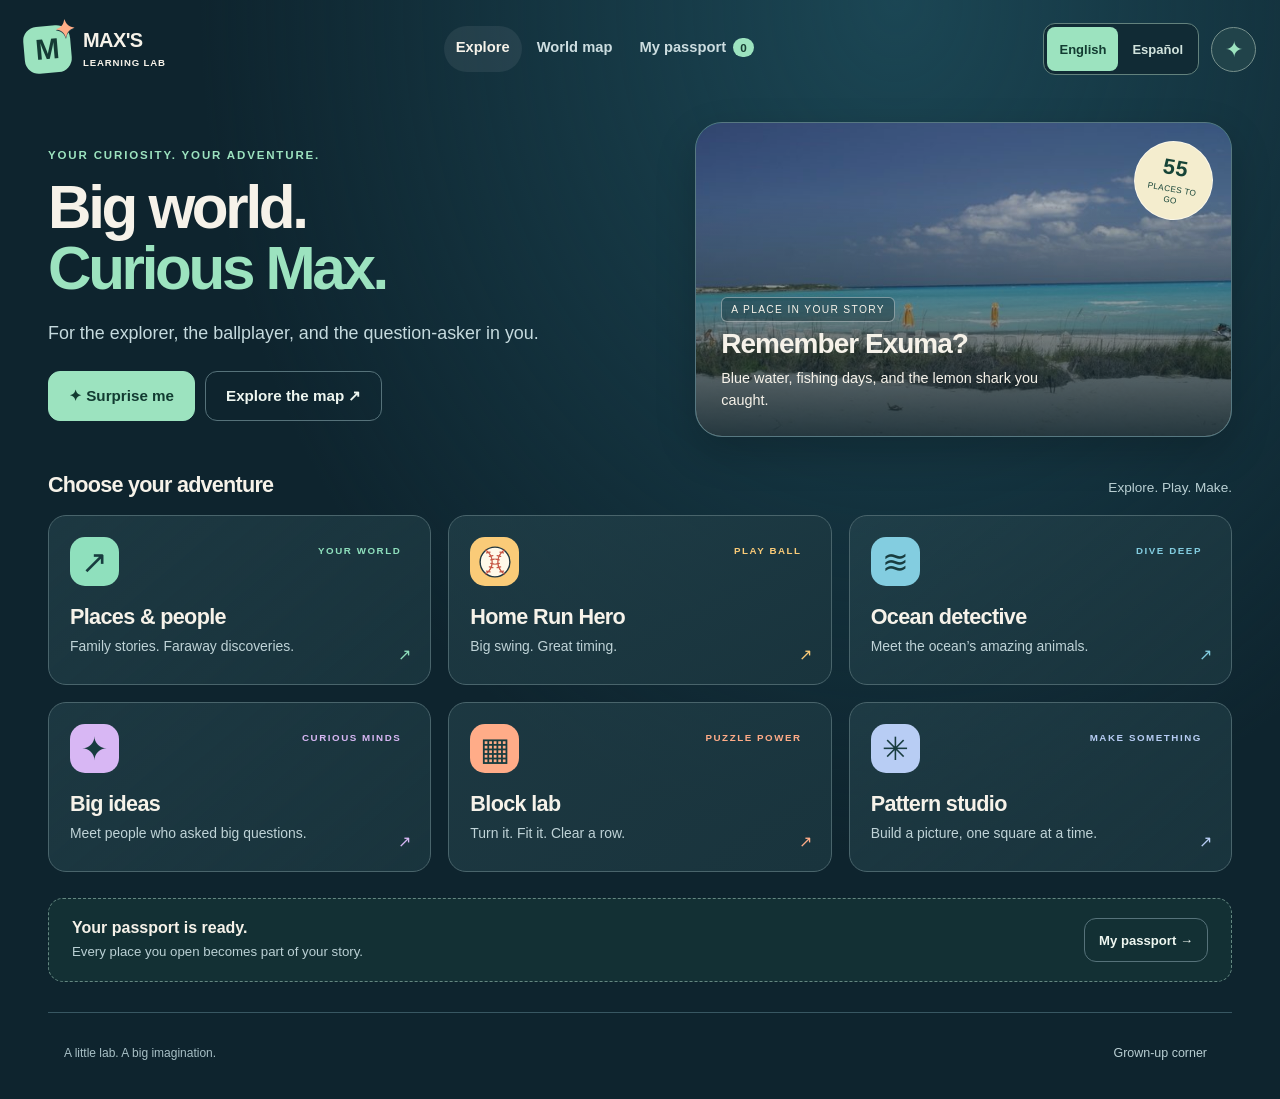
<file: index.html>
<!doctype html>
<html lang="en">
<head>
<meta charset="utf-8"><meta name="viewport" content="width=device-width,initial-scale=1,viewport-fit=cover">
<meta name="theme-color" content="#112b35"><meta name="apple-mobile-web-app-capable" content="yes"><meta name="mobile-web-app-capable" content="yes"><meta name="apple-mobile-web-app-status-bar-style" content="black-translucent"><meta name="apple-mobile-web-app-title" content="Max's Lab">
<meta name="description" content="A little lab for a big imagination. Explore family places, discover the world, and learn through play. English / Español.">
<title>Max's Learning Lab</title>
<link rel="icon" href="assets/ui/icon.svg" type="image/svg+xml"><link rel="apple-touch-icon" href="assets/ui/icon-192.png"><link rel="manifest" href="manifest.webmanifest">
<link rel="stylesheet" href="styles.css"><link rel="stylesheet" href="map.css"><link rel="stylesheet" href="games/games.css">
<style>
.site-header{gap:14px}.header-actions{display:flex;align-items:center;gap:12px;flex-shrink:0}.language-toggle{display:flex;gap:2px;padding:3px;border:1px solid #63827d;border-radius:12px;background:#112b35}.language-toggle button{min-height:44px;padding:9px 12px;font-size:13px;font-weight:700;border-radius:8px;background:transparent;color:#d2e4de;white-space:nowrap}.language-toggle button[aria-pressed=true]{background:#9ce3bf;color:#123b31}.site-header nav{gap:3px}.site-header nav a{padding-left:12px;padding-right:12px}.brand small{max-width:164px;line-height:1.4;letter-spacing:.09em}.brand{flex-shrink:0}.credits-grid article{padding:24px 0;border-top:1px solid #57747b;display:grid;grid-template-columns:130px 1fr;gap:24px}.credits-grid img{width:130px;height:110px;object-fit:contain;background:#163640;border-radius:9px}.credits-grid h2{font-size:1.35rem}.credits-grid p,.credits-grid li{font-size:.92rem;line-height:1.6}.credits-grid a{overflow-wrap:anywhere}.credits-grid ul{padding-left:20px}.game-source-links a{overflow-wrap:anywhere}.game-stat-label{overflow-wrap:anywhere}
html[lang=es] .module-card .eyebrow{letter-spacing:.08em}html[lang=es] .game-baseball-options .game-tab{font-size:13px;padding:9px 10px}html[lang=es] .game-baseball-stats .game-stat-label{font-size:9px;letter-spacing:0}html[lang=es] .game-baseball-stats .game-stat:nth-child(3) .game-stat-value{font-size:14px}
@media(min-width:701px) and (max-width:1050px){.site-header{flex-wrap:wrap;padding-top:15px;padding-bottom:10px;row-gap:8px}.site-header nav{order:3;width:100%;justify-content:center;border-top:1px solid #3c5b62;padding-top:5px}.header-actions{margin-left:auto}.site-header nav a{padding-block:10px}.game-page .page-nav{min-height:40px;margin-bottom:10px}.game-baseball .game-intro .game-title{font-size:30px}.game-baseball .game-help{font-size:15px}.game-baseball .game-intro{gap:9px}.game-baseball .game-canvas{max-height:280px}.game-baseball .game-baseball-layout{gap:14px}.game-baseball .game-baseball-sidebar{gap:10px}.game-baseball .game-baseball-options .game-button{min-height:44px}.game-baseball .game-baseball-stats .game-stat{padding-block:6px}}
@media(min-width:851px) and (max-width:1050px){.game-baseball .game-baseball-layout{grid-template-columns:minmax(0,1.3fr) minmax(335px,.9fr)}}
@media(max-width:700px){.site-header{gap:10px}.header-actions{gap:7px}.language-toggle button{padding:8px;font-size:12px}.brand{gap:8px}.brand small{max-width:115px;font-size:.52rem}.site-header nav{padding-top:10px}.brand strong{font-size:1rem}.brand-badge{width:35px;height:35px}.avatar-button{width:40px;height:40px}.credits-grid article{grid-template-columns:1fr}.credits-grid img{width:100%;height:190px}}
@media(max-width:370px){.header-actions{gap:4px}.language-toggle button{font-size:11px;padding:8px 6px}.brand-badge{display:none}}
</style>
<script src="data/config.js" defer></script><script src="data/family.js" defer></script><script src="data/places-a.js" defer></script><script src="data/places-b.js" defer></script><script src="data/people.js" defer></script><script src="data/photos.js" defer></script><script src="app.js?v=2-bilingual" defer></script>
</head>
<body>
<a class="skip-link" href="#view" data-en="Skip to activity" data-es="Ir a la actividad">Skip to activity</a>
<header class="site-header">
<a href="#home" class="brand" data-aria-en="Learning Lab home" data-aria-es="Inicio del laboratorio" aria-label="Learning Lab home"><span class="brand-badge" aria-hidden="true">M<span>✦</span></span><span><strong id="brand-name">MAX'S</strong><small data-en="LEARNING LAB" data-es="LABORATORIO DE APRENDIZAJE">LEARNING LAB</small></span></a>
<nav aria-label="Main navigation" data-aria-en="Main navigation" data-aria-es="Navegación principal"><a href="#home" data-nav="home" data-en="Explore" data-es="Explorar">Explore</a><a href="#map" data-nav="map" data-en="World map" data-es="Mapa del mundo">World map</a><a href="#passport" data-nav="passport"><span data-en="My passport" data-es="Mi pasaporte">My passport</span> <span id="nav-count">0</span></a></nav>
<div class="header-actions"><div class="language-toggle" role="group" aria-label="Language" data-aria-en="Language" data-aria-es="Idioma"><button type="button" data-language="en" lang="en" aria-pressed="true">English</button><button type="button" data-language="es" lang="es" aria-pressed="false">Español</button></div><button type="button" class="avatar-button" id="settings-button" aria-label="Personalize your lab" data-aria-en="Personalize your lab" data-aria-es="Personaliza tu laboratorio"><span id="avatar-symbol" aria-hidden="true">✦</span></button></div>
</header>
<main id="view" tabindex="-1"></main>
<footer class="site-footer"><span data-en="A little lab. A big imagination." data-es="Un pequeño laboratorio. Una gran imaginación.">A little lab. A big imagination.</span><button type="button" id="grownup-button" data-en="Grown-up corner" data-es="Rincón de adultos">Grown-up corner</button></footer>
<div id="toast" class="toast" role="status" aria-live="polite"></div>
<dialog id="settings-dialog"><form method="dialog" class="settings-sheet"><div class="dialog-heading"><h2 data-en="Make it yours" data-es="Hazlo tuyo">Make it yours</h2><button class="round-close" aria-label="Close settings" data-aria-en="Close settings" data-aria-es="Cerrar ajustes" value="cancel">×</button></div><label for="explorer-name" data-en="Explorer name" data-es="Nombre del explorador">Explorer name</label><input id="explorer-name" maxlength="20" autocomplete="off" value="Max"><p class="setting-label" data-en="Pick your explorer badge" data-es="Elige tu insignia de explorador">Pick your explorer badge</p><div class="badge-choices" id="badge-choices"></div><p class="small-note" data-en="Your discoveries and settings stay on this device." data-es="Tus descubrimientos y ajustes se guardan en este dispositivo.">Your discoveries and settings stay on this device.</p><button class="button primary" id="save-settings" value="save" data-en="Ready to explore →" data-es="Listo para explorar →">Ready to explore →</button></form></dialog>
<dialog id="grownup-dialog"><div class="settings-sheet"><div class="dialog-heading"><h2 data-en="Grown-up corner" data-es="Rincón de adultos">Grown-up corner</h2><button type="button" class="round-close" id="close-grownup" aria-label="Close grown-up corner" data-aria-en="Close grown-up corner" data-aria-es="Cerrar el rincón de adultos">×</button></div>
<p data-en="55 places. Five games and activities. Plenty of room to grow." data-es="55 lugares. Cinco juegos y actividades. Mucho espacio para crecer.">55 places. Five games and activities. Plenty of room to grow.</p>
<p class="small-note" data-en="Progress and language are saved in this browser on this device. No account, ads, tracking, or cloud sync. Read-aloud uses a voice for the selected language from your device." data-es="El progreso y el idioma se guardan en este navegador y dispositivo. No hay cuentas, anuncios, rastreo ni sincronización en la nube. La lectura usa una voz del dispositivo en el idioma elegido.">Progress and language are saved in this browser on this device. No account, ads, tracking, or cloud sync. Read-aloud uses a voice for the selected language from your device.</p>
<div class="settings-actions"><button class="button" id="export-progress" data-en="Save a progress backup" data-es="Guardar una copia del progreso">Save a progress backup</button><label class="button file-button"><span data-en="Restore a backup" data-es="Restaurar una copia">Restore a backup</span><input id="import-progress" type="file" accept="application/json,.json" aria-label="Restore a backup" data-aria-en="Restore a backup" data-aria-es="Restaurar una copia"></label></div>
<details><summary data-en="Adding something new" data-es="Agregar contenido nuevo">Adding something new</summary><p data-en="The included START-HERE guide explains how to upload and update the site. English lessons are in the data folder. Spanish lessons and the language controls are bundled in app.js. Ask for both languages when adding a new lesson." data-es="La guía START-HERE explica cómo subir y actualizar el sitio. Las lecciones en inglés están en la carpeta data. Las lecciones en español y los controles de idioma están en app.js. Pide ambos idiomas al agregar una lección.">The included START-HERE guide explains how to upload and update the site. English lessons are in the data folder. Spanish lessons and the language controls are bundled in app.js. Ask for both languages when adding a new lesson.</p></details>
<details><summary data-en="Family stories and photos" data-es="Historias de familia y fotos">Family stories and photos</summary><p data-en="Family connections were supplied by Max's family. Place photos show destinations, not family members. When published on GitHub Pages, these family connections and files can be read publicly." data-es="La familia de Max compartió los vínculos familiares. Las fotos muestran los lugares, no a sus familiares. Al publicar en GitHub Pages, otras personas pueden leer estos vínculos y archivos.">Family connections were supplied by Max's family. Place photos show destinations, not family members. When published on GitHub Pages, these family connections and files can be read publicly.</p></details>
<details><summary data-en="Spanish read-aloud" data-es="Lectura en español">Spanish read-aloud</summary><p data-en="Choose Español, then Escuchar on a lesson. The site requests a Spanish voice and prefers an available Latin American voice. If it cannot find one, add a Spanish voice in your device's accessibility speech settings. Switching language stops speech; active game rounds restart, while your passport, best scores, and pattern artwork are kept." data-es="Elige Español y luego Escuchar en una lección. El sitio pide una voz en español y prefiere una voz latinoamericana disponible. Si no encuentra una, agrega una voz en español en los ajustes de lectura de Accesibilidad. Al cambiar el idioma se detiene la voz y se reinicia la ronda del juego. Se conservan el pasaporte, los mejores puntajes y tu dibujo de patrones.">Choose Español, then Escuchar on a lesson. The site requests a Spanish voice and prefers an available Latin American voice. If it cannot find one, add a Spanish voice in your device's accessibility speech settings. Switching language stops speech; active game rounds restart, while your passport, best scores, and pattern artwork are kept.</p></details>
<a class="button" id="credits-link" href="#credits" data-en="Photo credits & research sources ↗" data-es="Créditos de fotos y fuentes ↗">Photo credits & research sources ↗</a>
</div></dialog>
<noscript><div class="noscript">Please enable JavaScript to open the activities. / Activa JavaScript para abrir las actividades.</div></noscript>
</body></html>
</file>
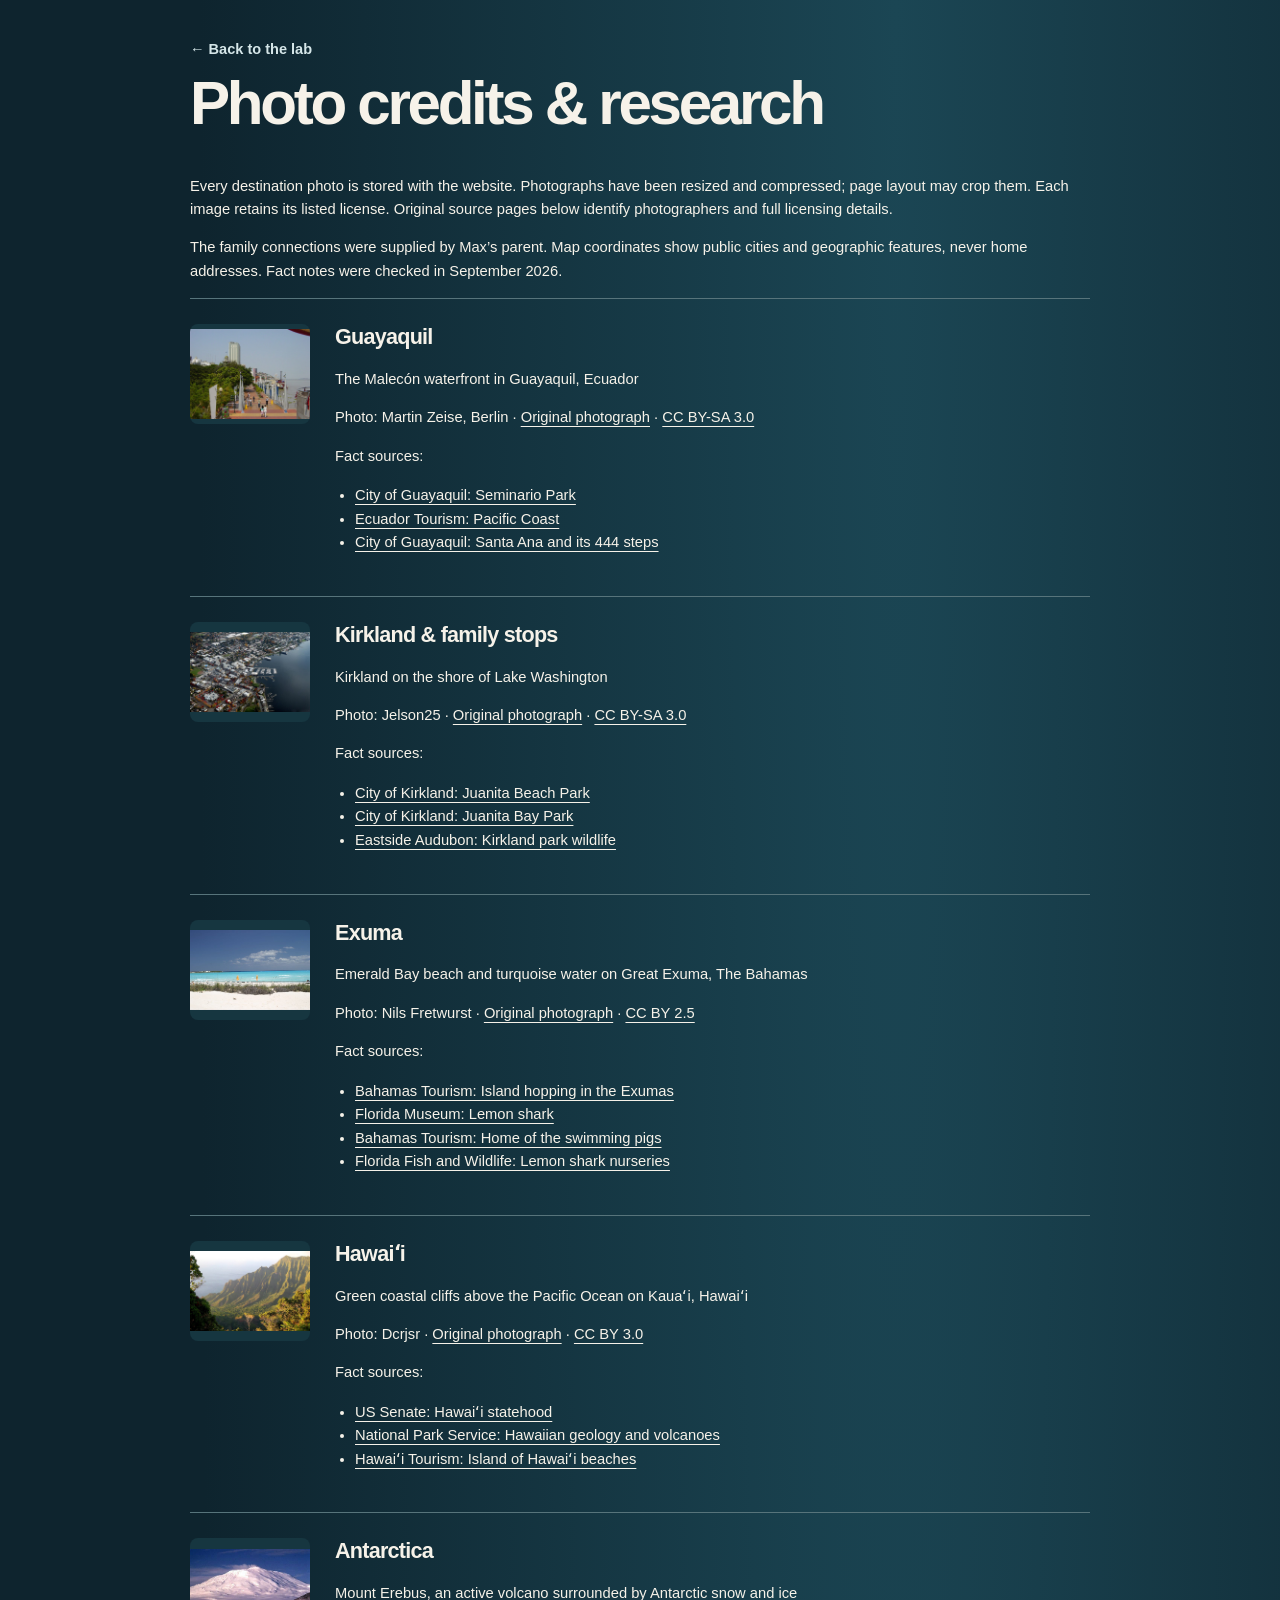
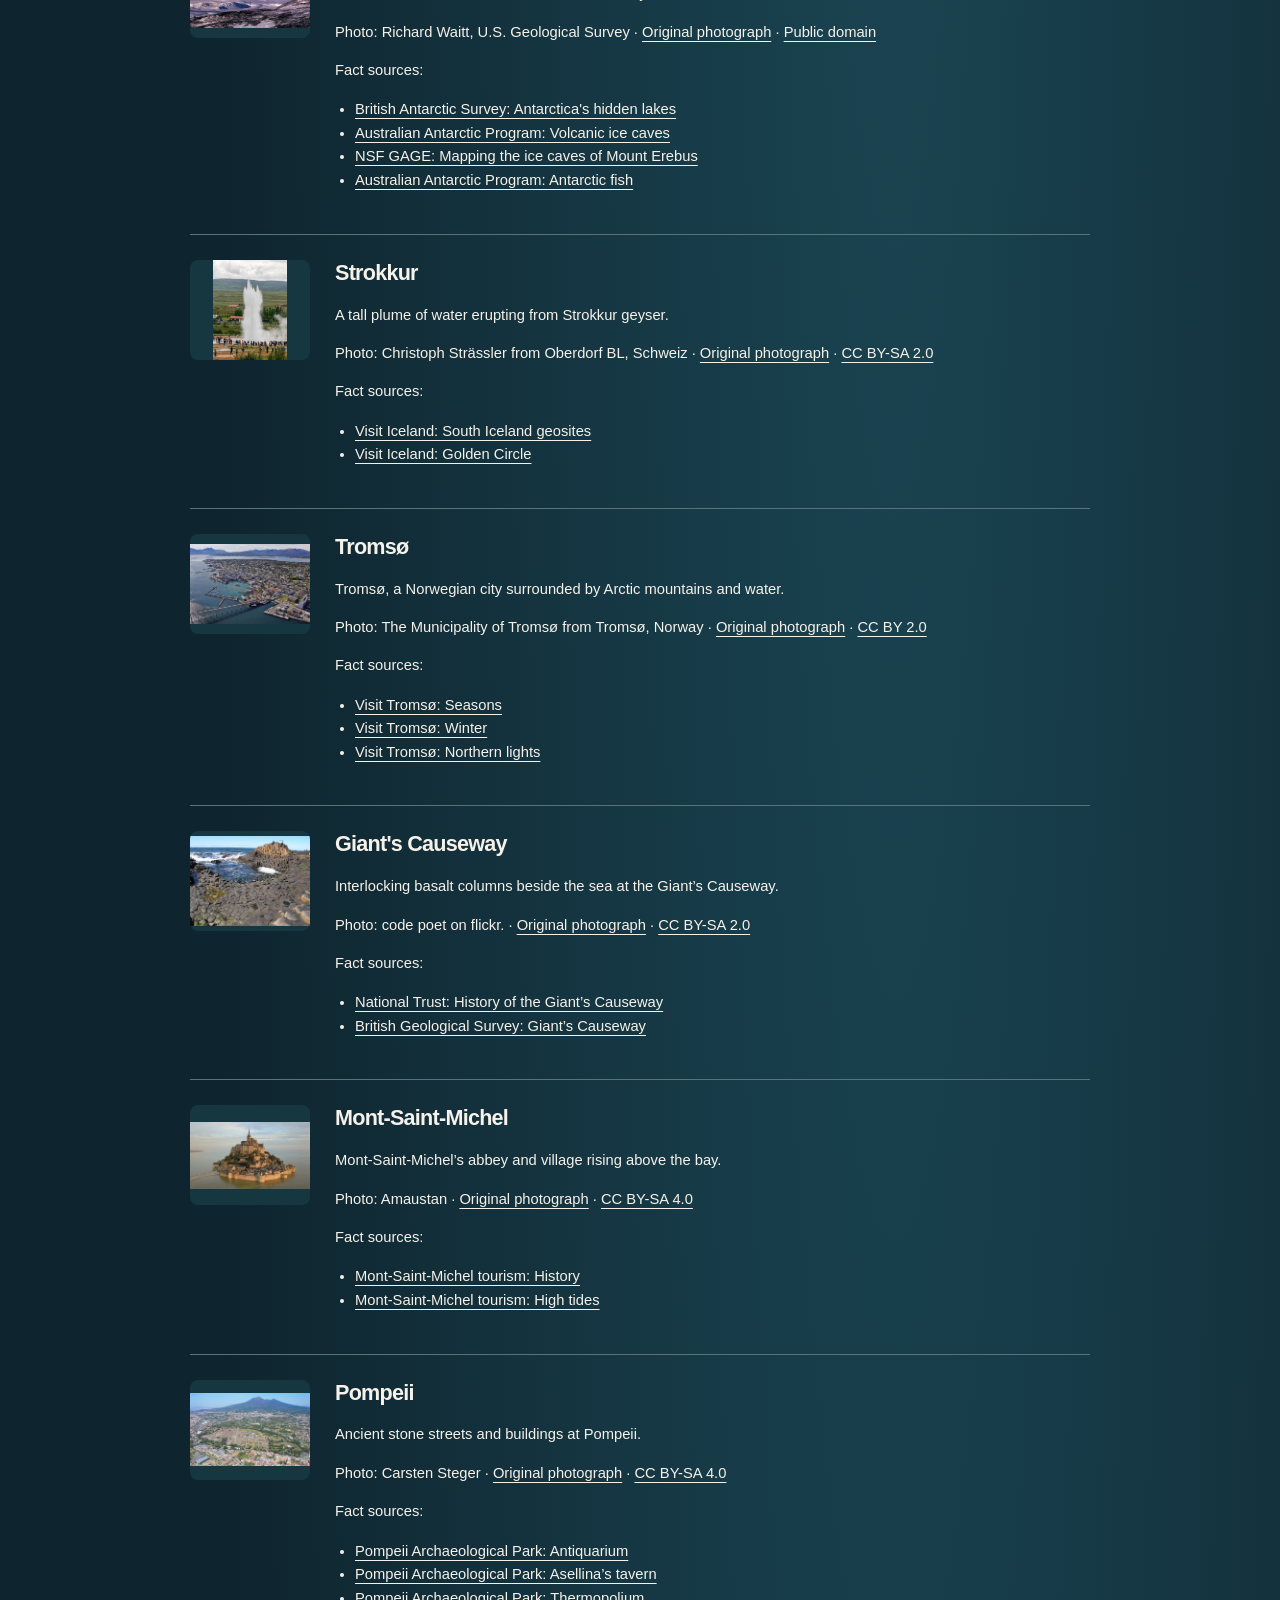
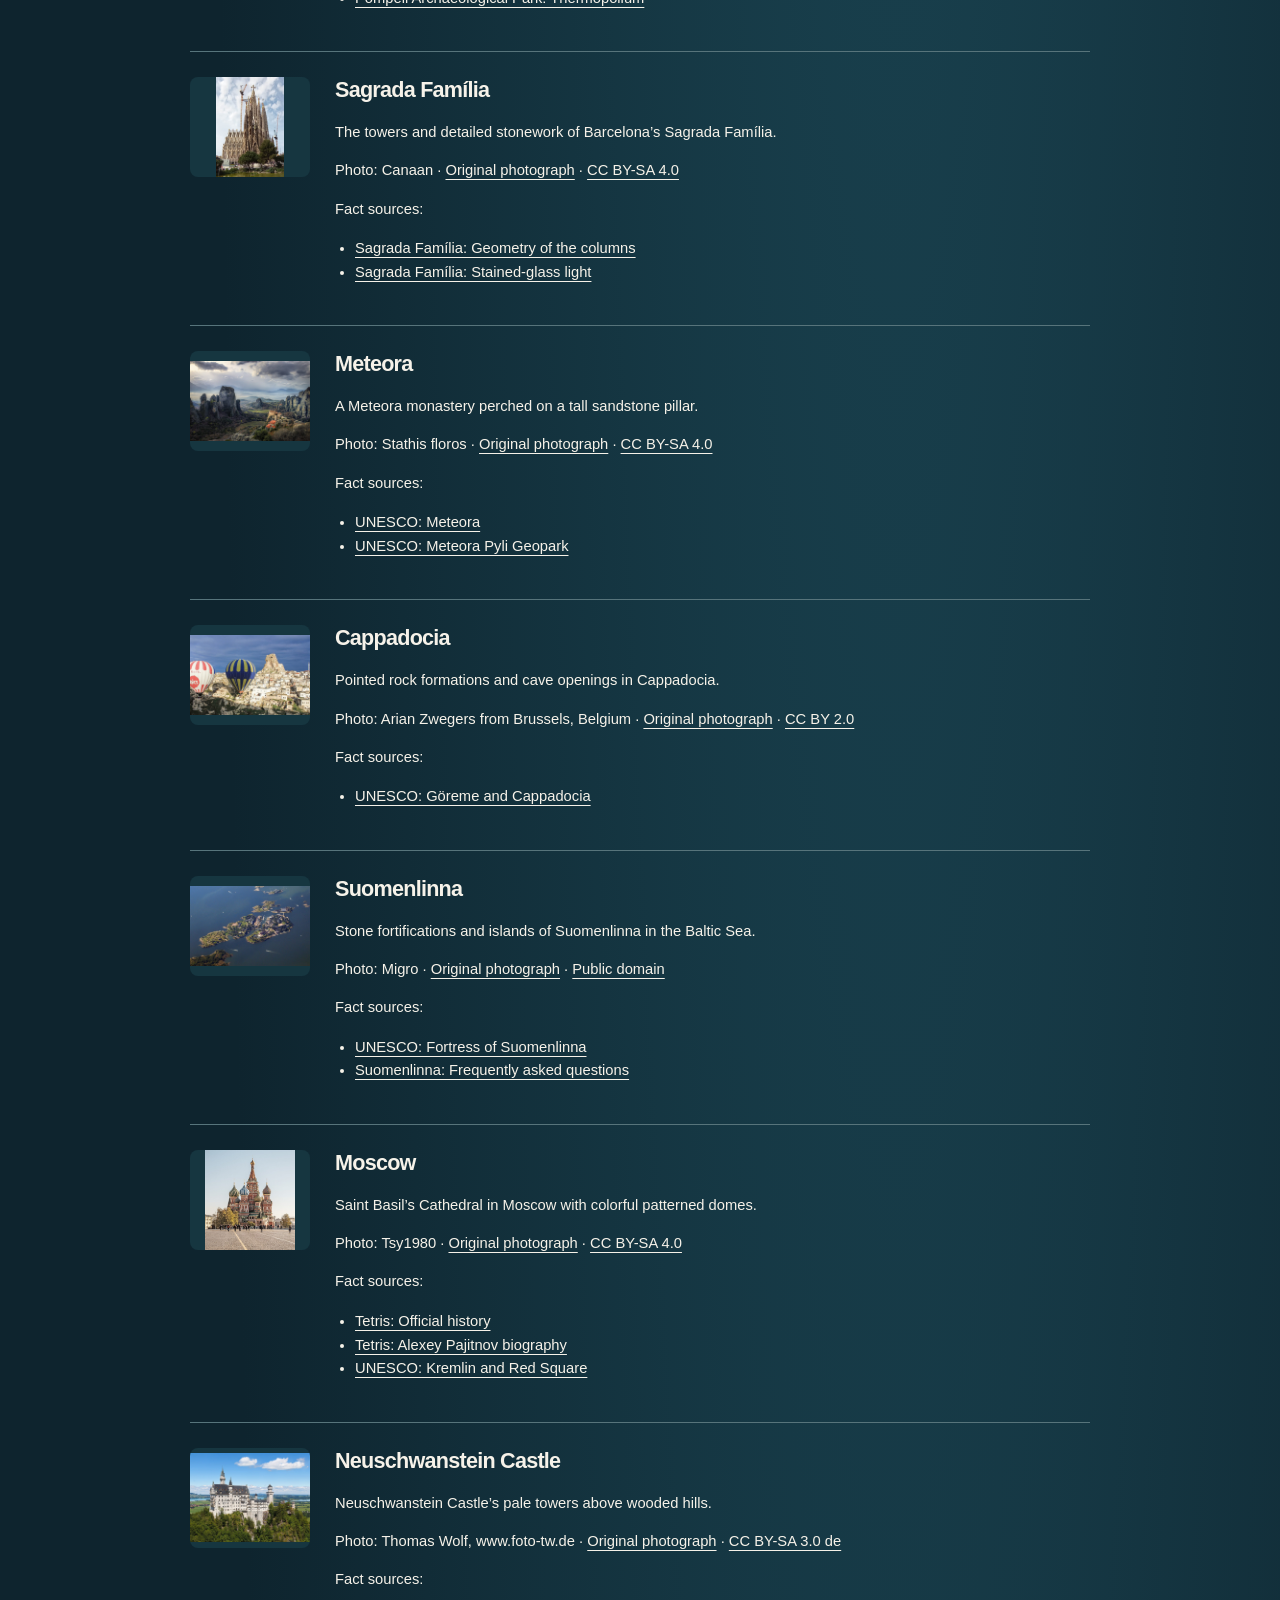
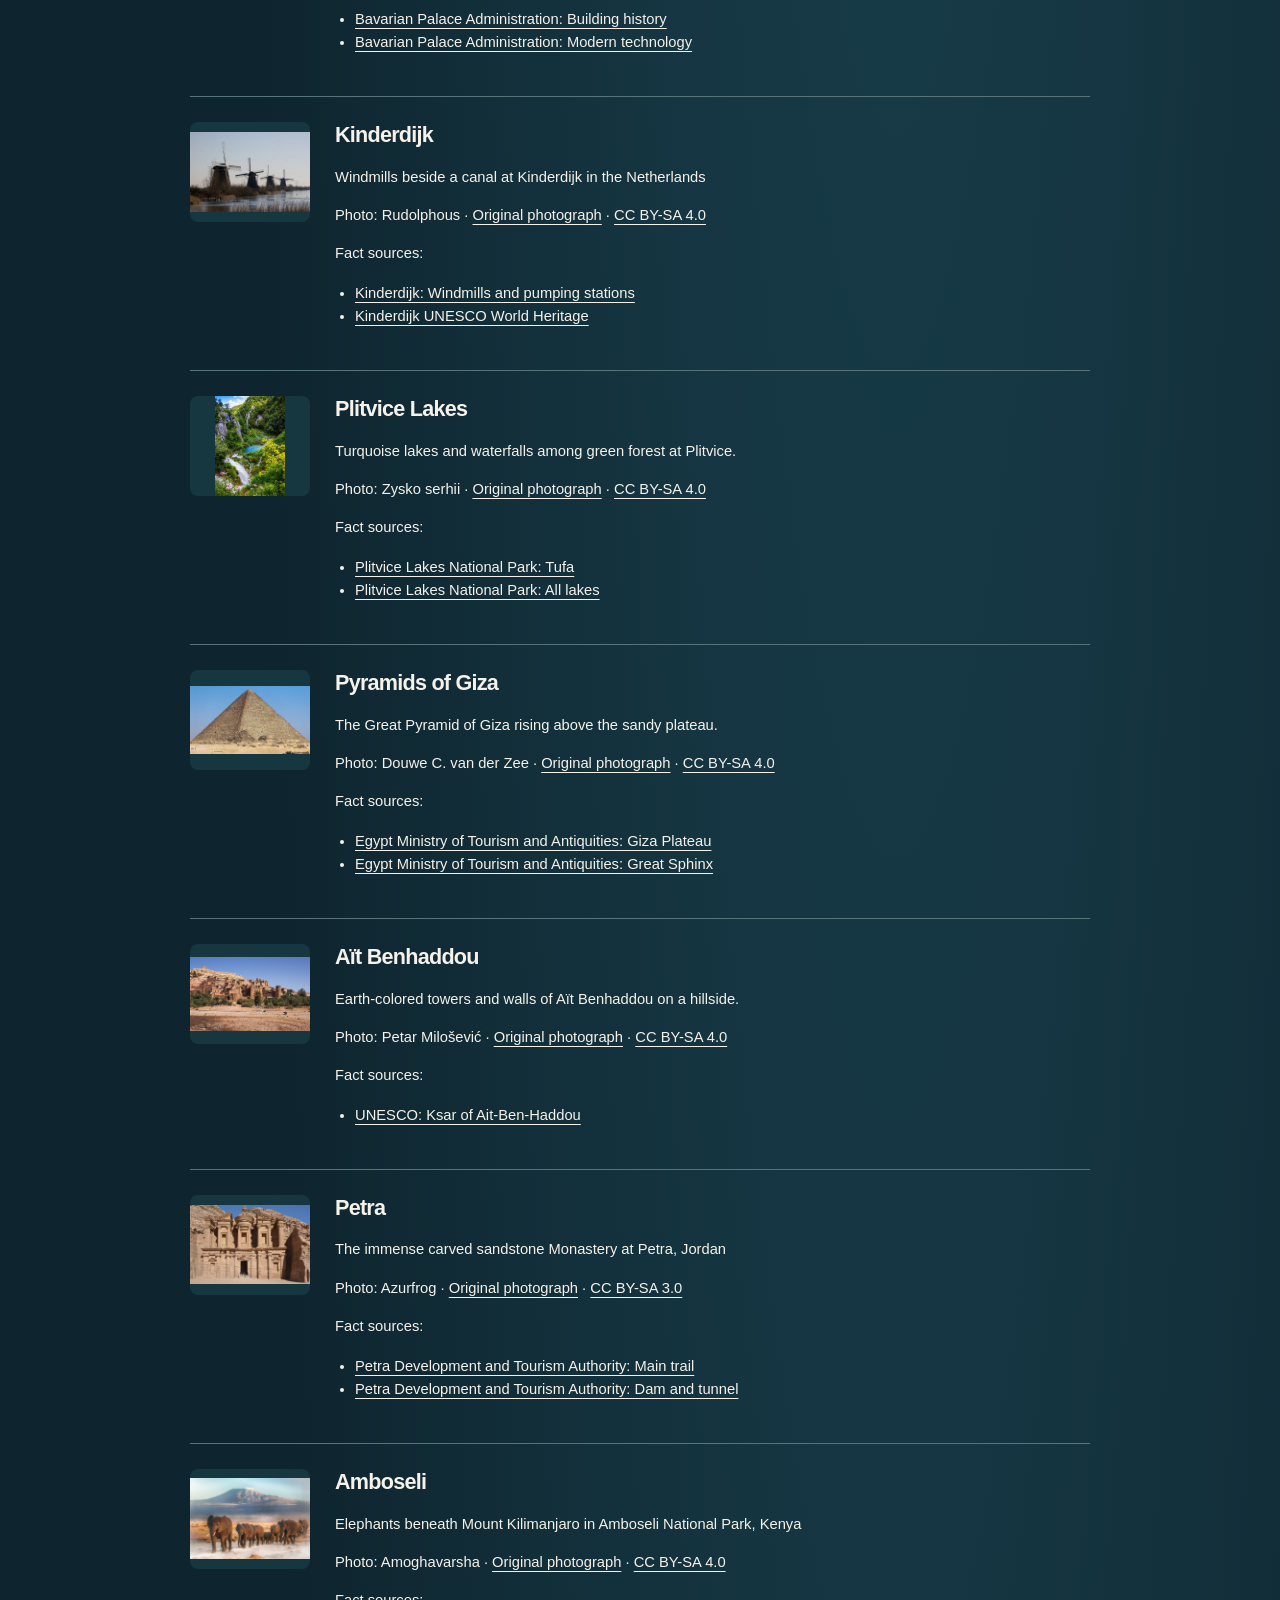
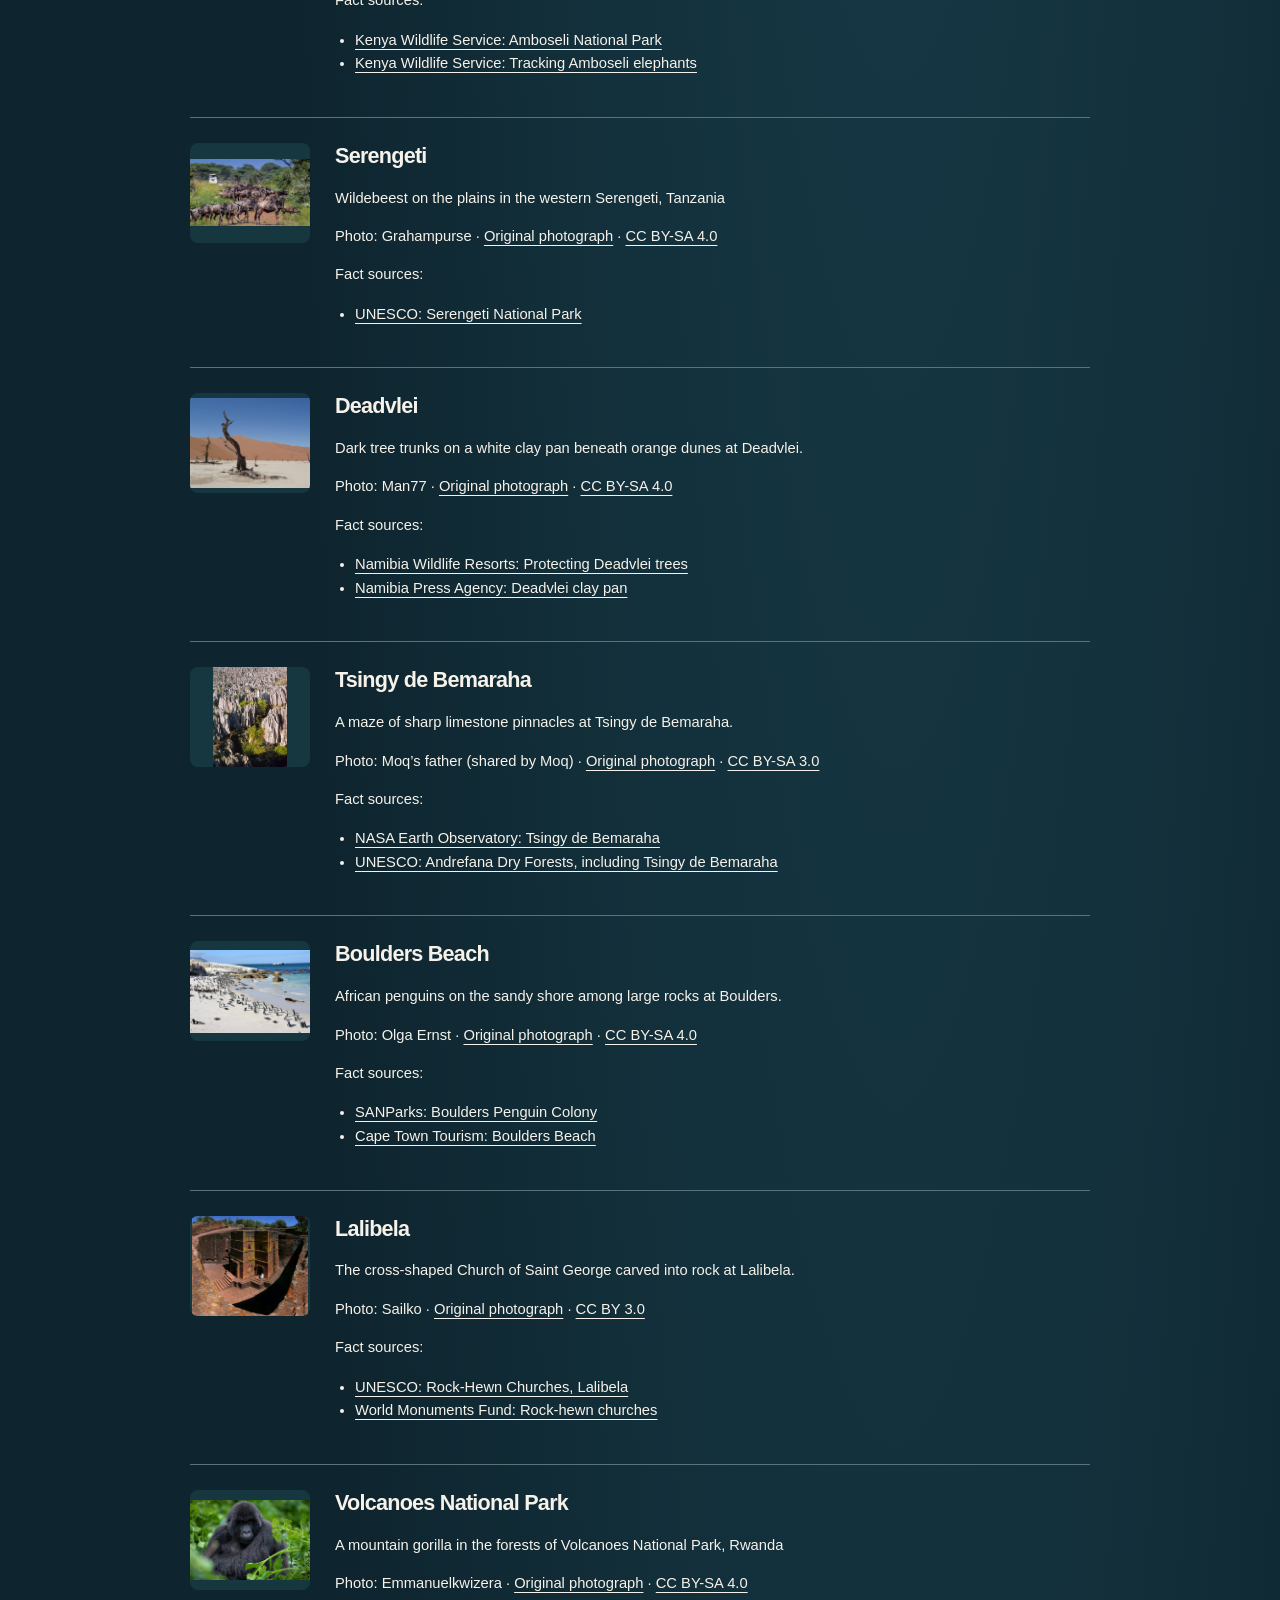
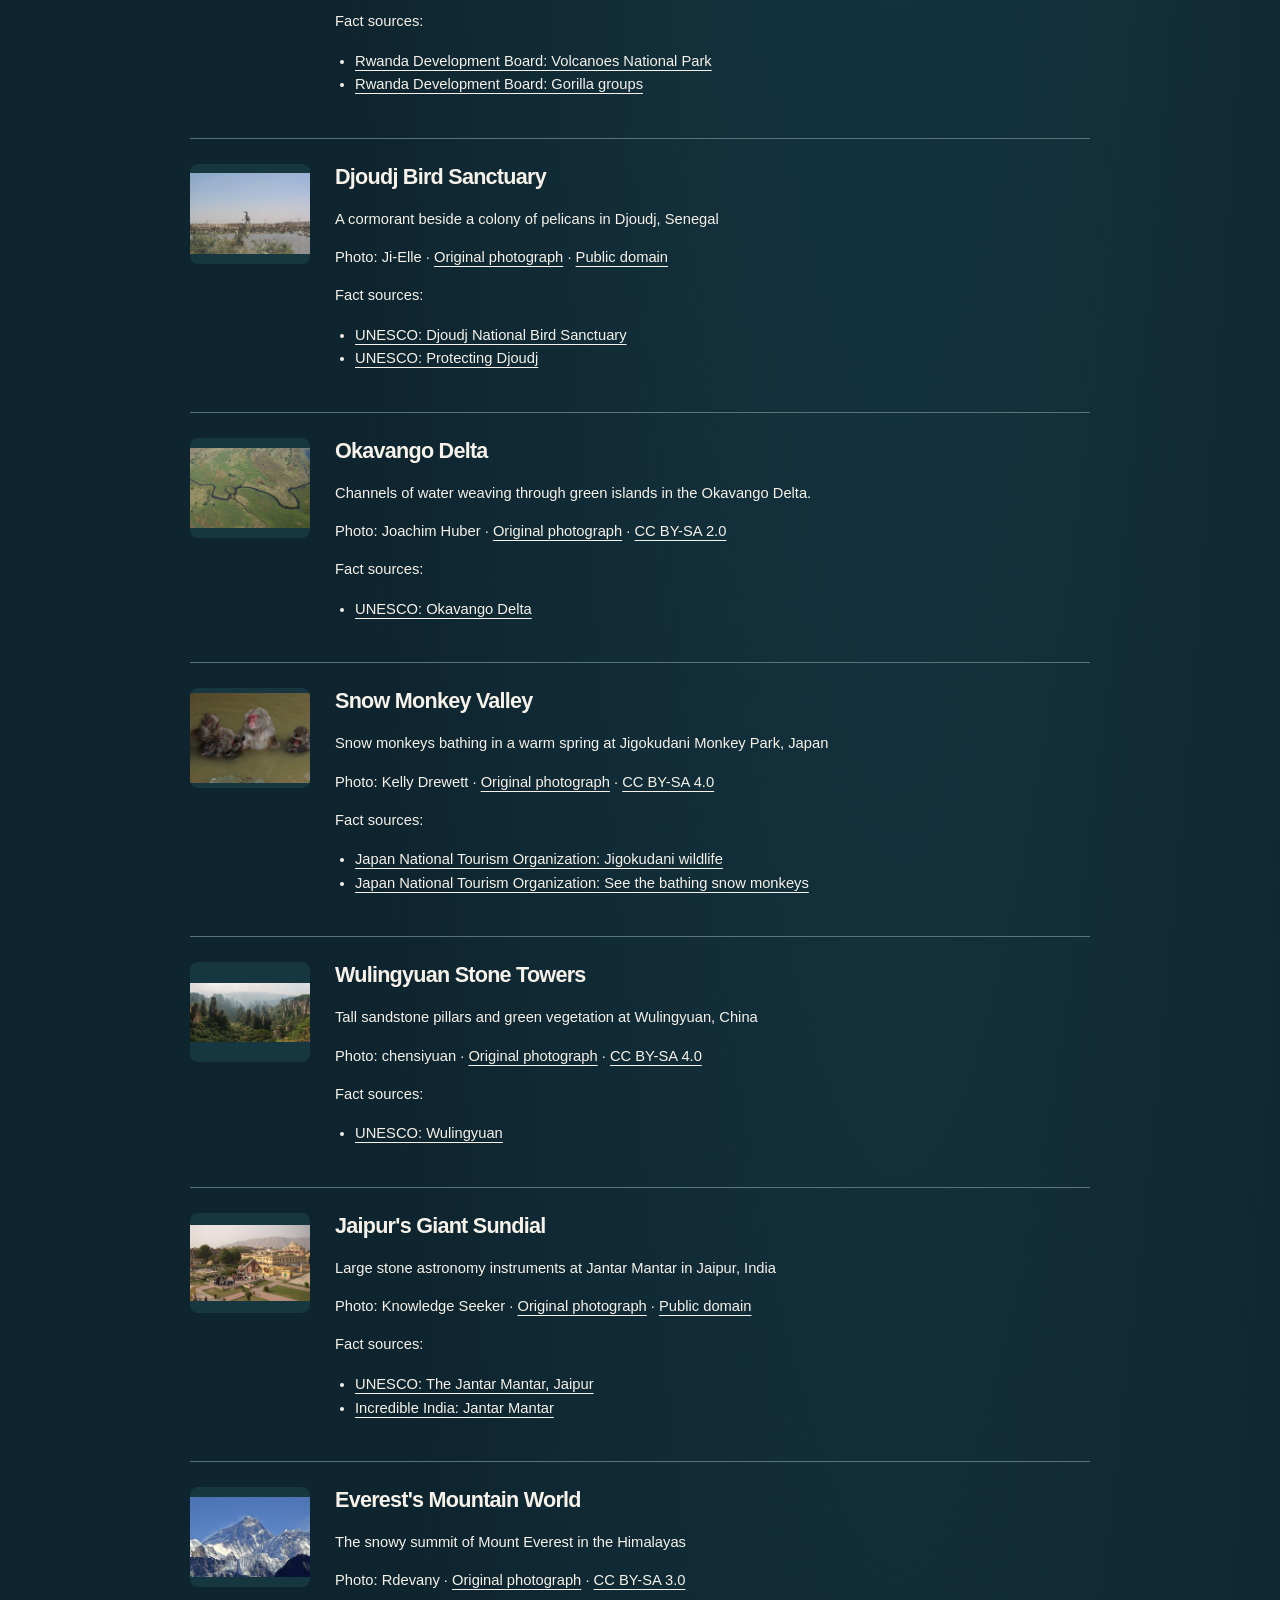
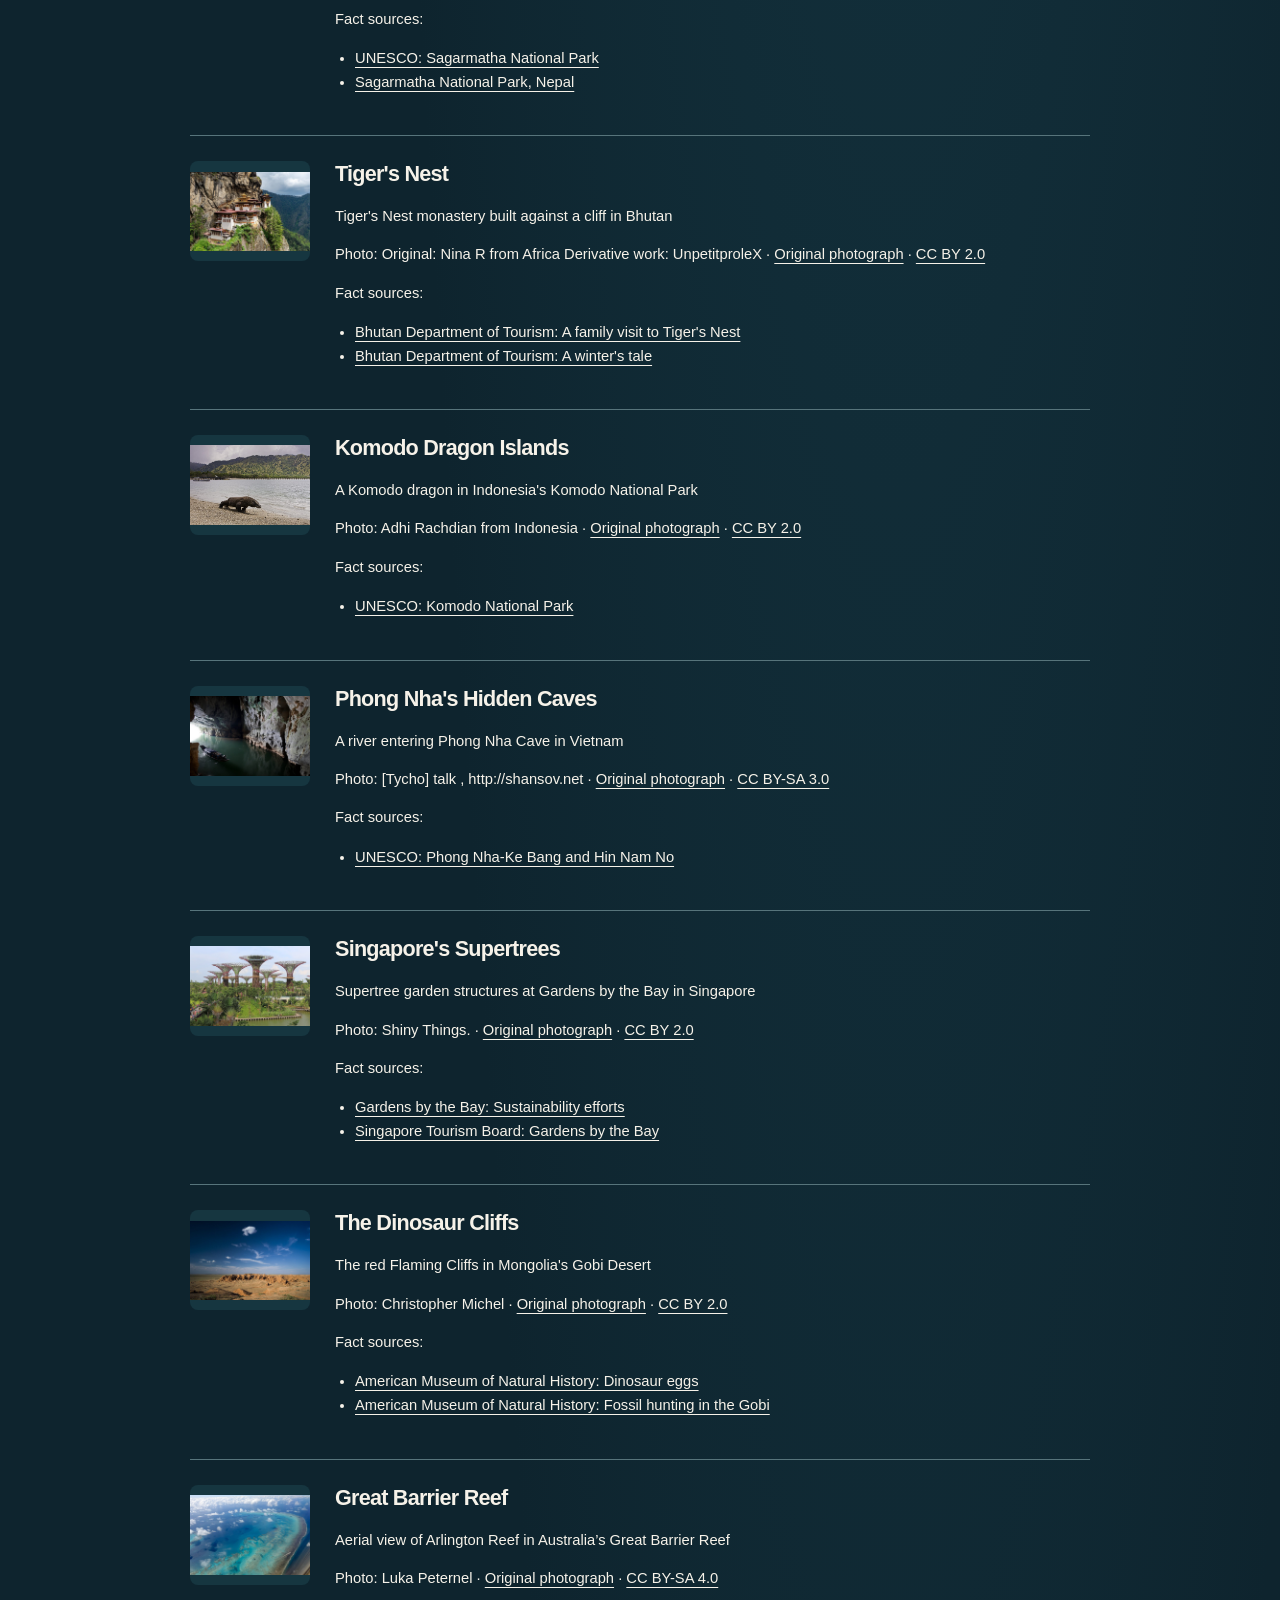
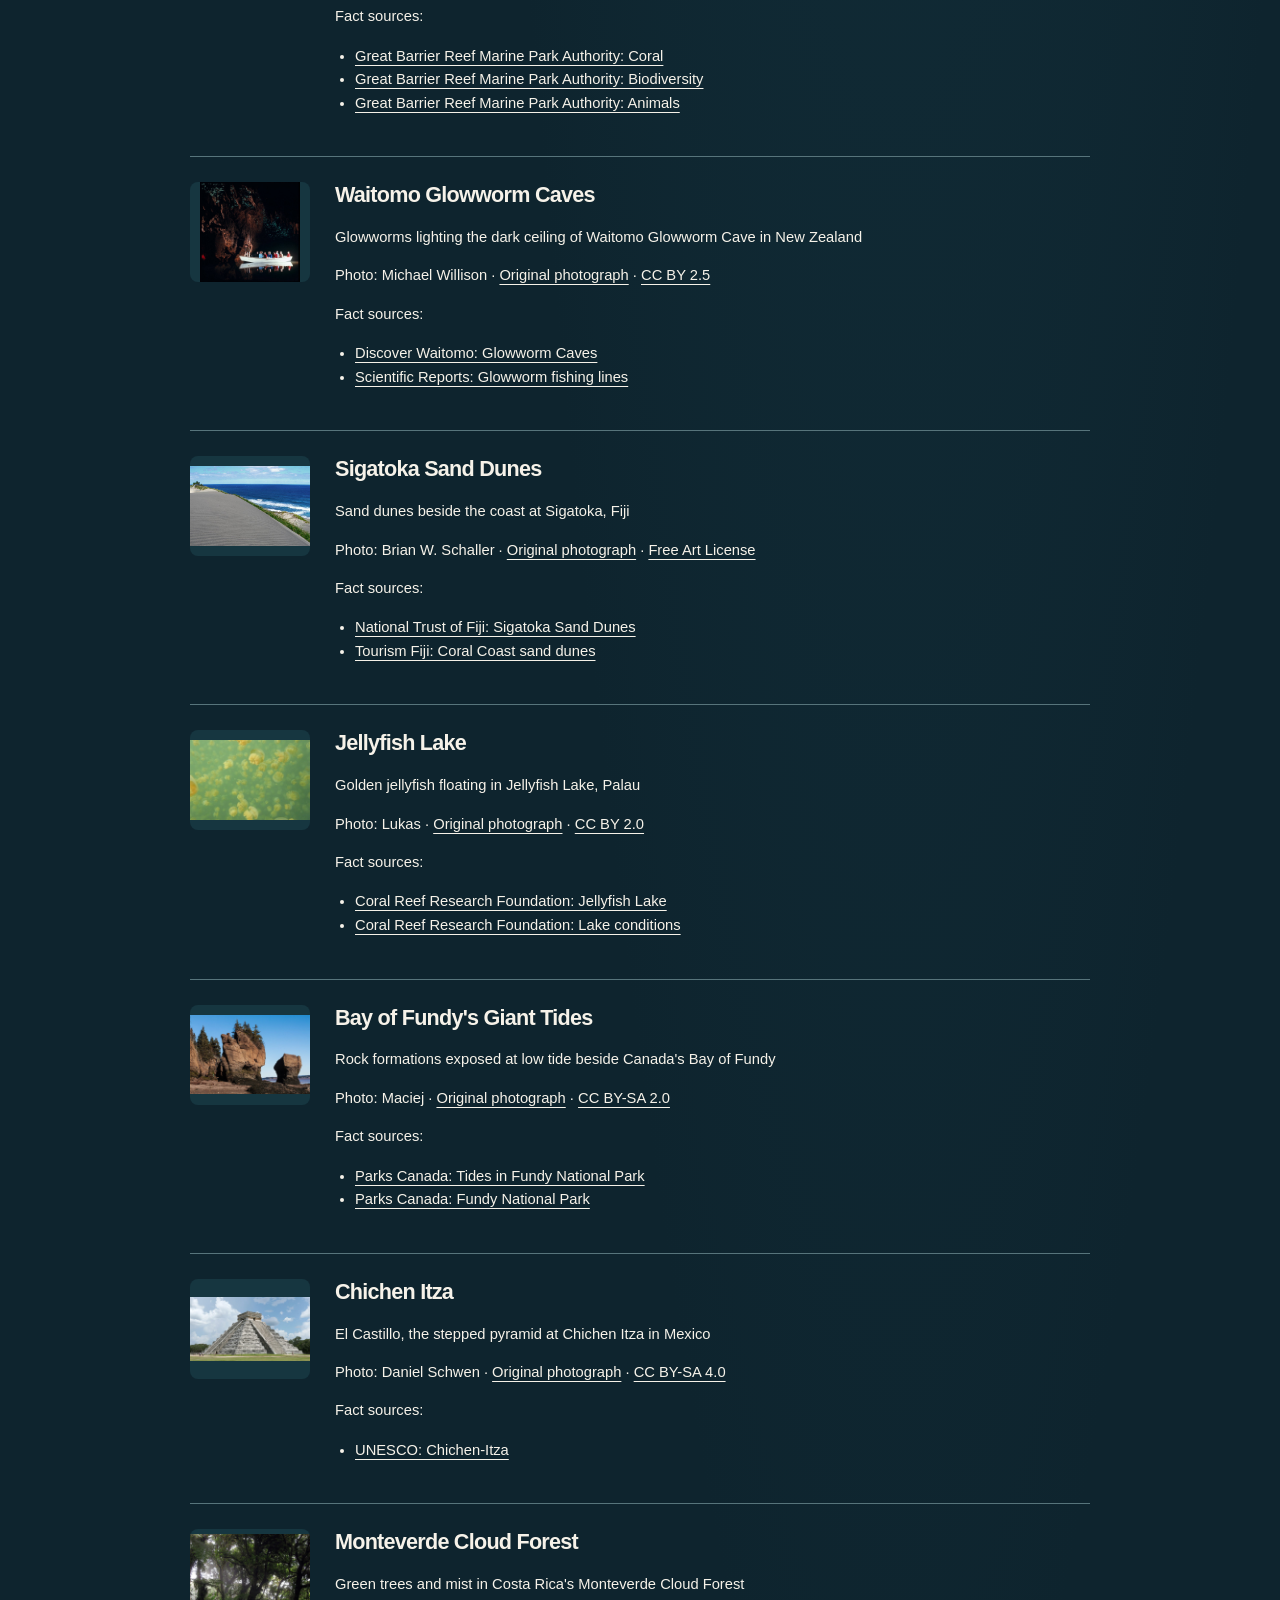
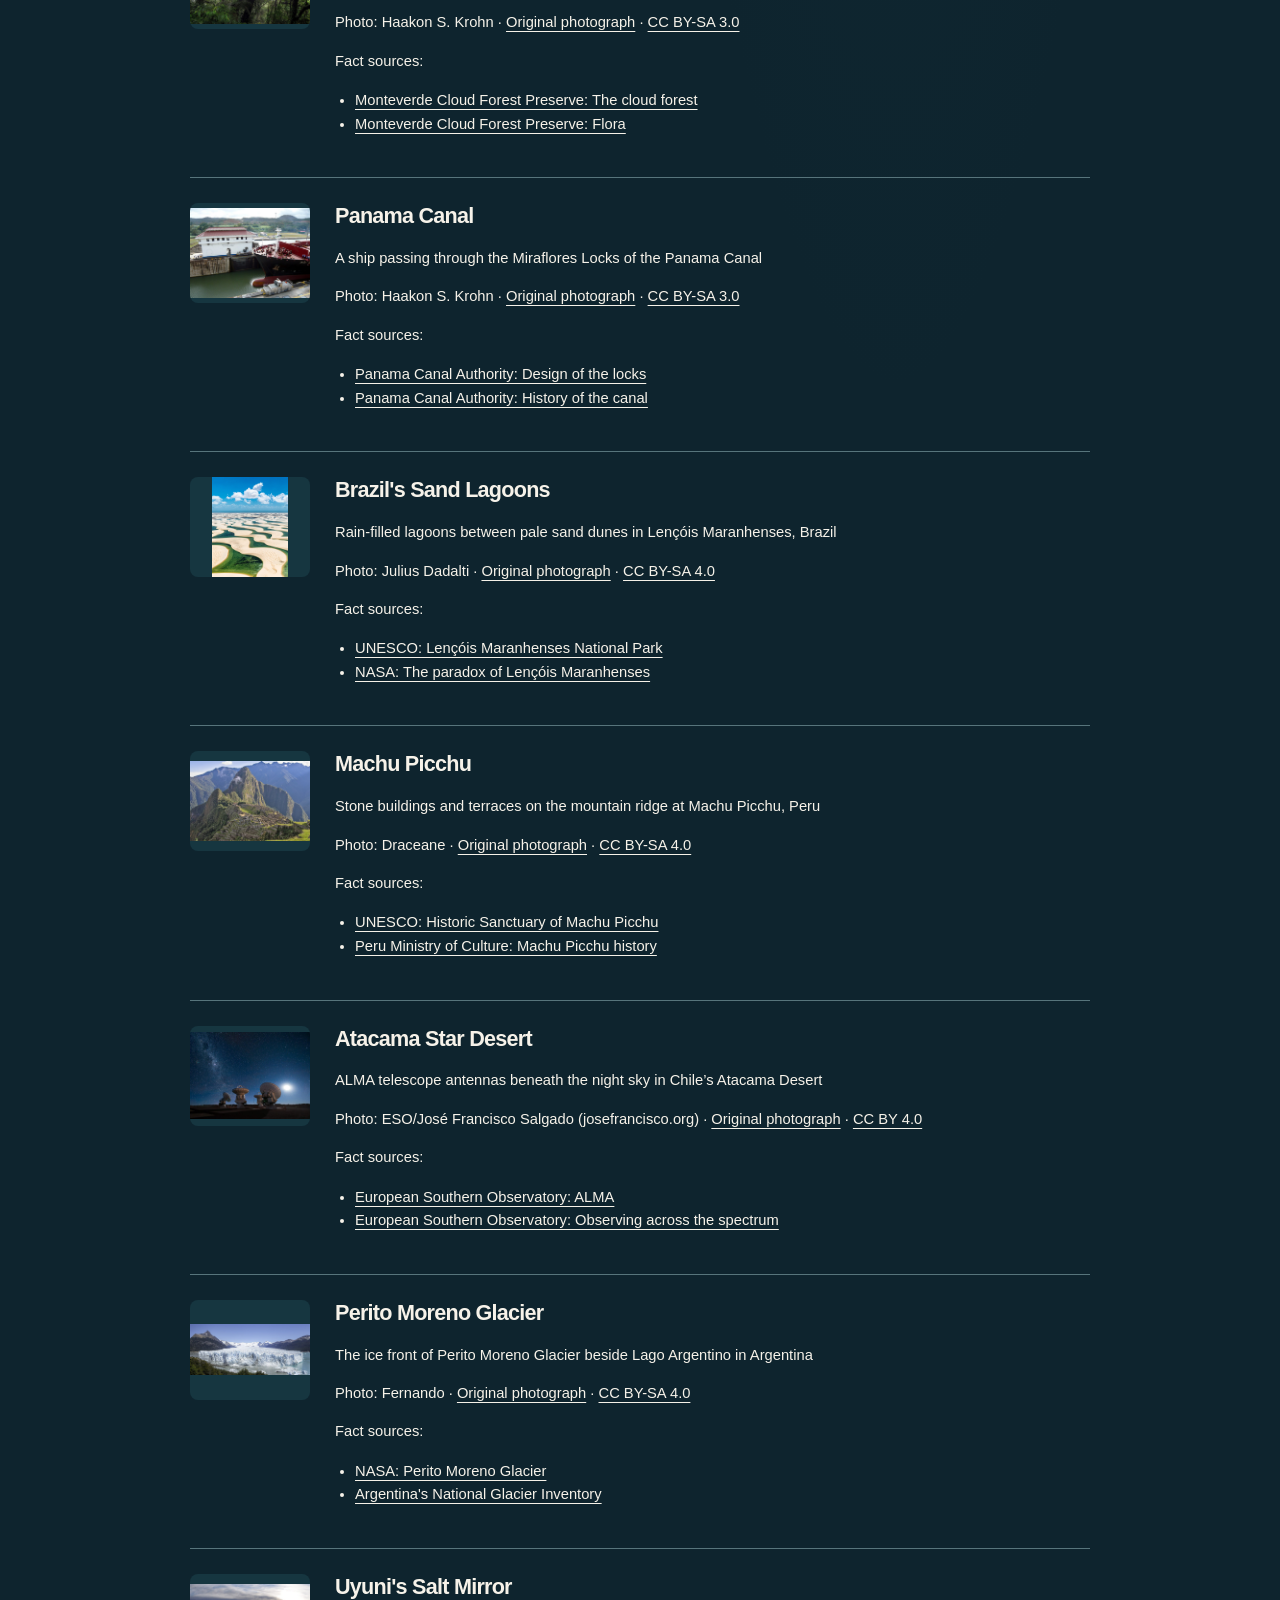
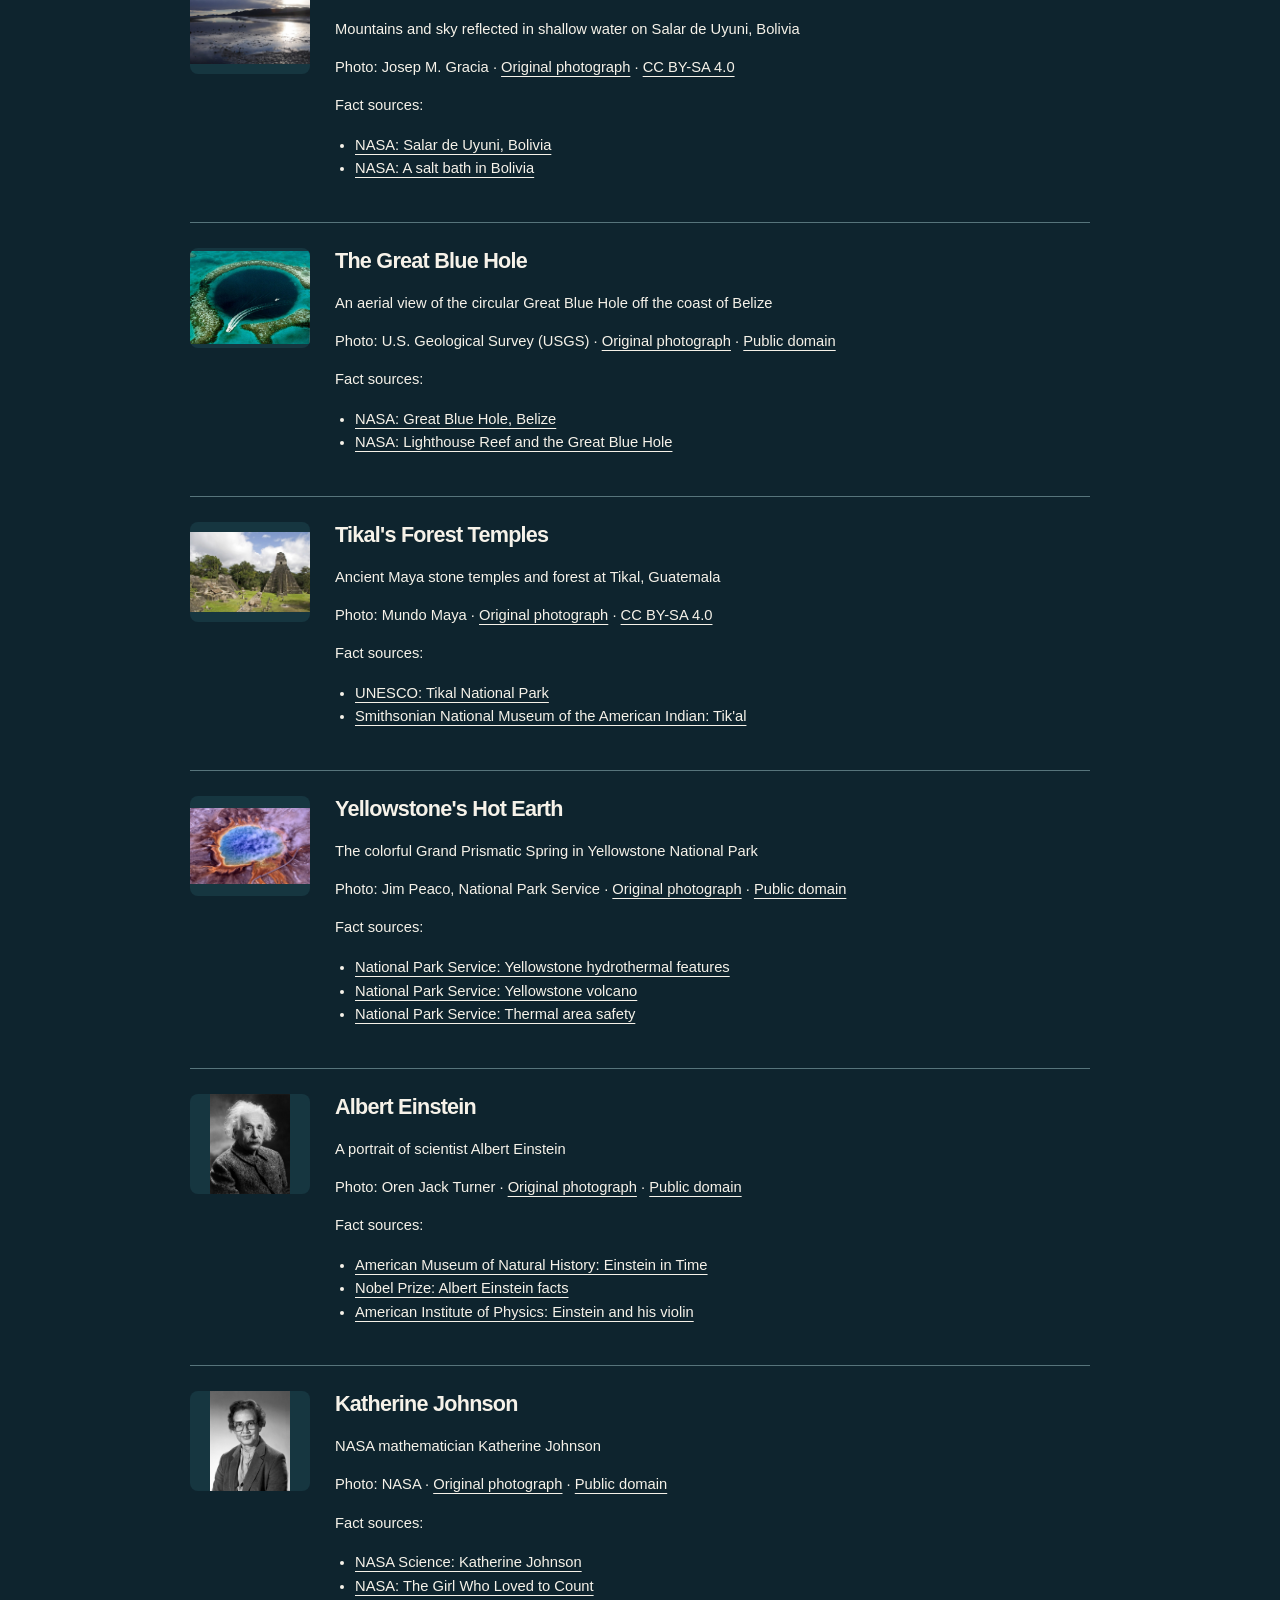
<file: credits.html>
<!doctype html><html lang="en"><head><meta charset="utf-8"><meta name="viewport" content="width=device-width,initial-scale=1"><title>Photo credits & research · Max’s Learning Lab</title><link rel="stylesheet" href="styles.css"><style>.credits{max-width:950px;margin:auto;padding:25px}.credits article{border-top:1px solid #57747b;padding:25px 0;display:grid;grid-template-columns:120px 1fr;gap:25px}.credits img{width:120px;height:100px;object-fit:contain;background:#163640;border-radius:8px}.credits h2{font-size:1.35rem}.credits p,.credits li{font-size:.92rem;line-height:1.6}.credits a{overflow-wrap:anywhere;text-underline-offset:4px}.credits ul{padding-left:20px}@media(max-width:600px){.credits article{grid-template-columns:1fr}.credits img{width:100%;height:180px}}</style></head><body><main class="credits"><a class="back-link" href="index.html#home">← Back to the lab</a><h1>Photo credits & research</h1><p>Every destination photo is stored with the website. Photographs have been resized and compressed; page layout may crop them. Each image retains its listed license. Original source pages below identify photographers and full licensing details.</p><p>The family connections were supplied by Max’s parent. Map coordinates show public cities and geographic features, never home addresses. Fact notes were checked in September 2026.</p><article id="guayaquil"><img loading="lazy" src="assets/places/guayaquil.jpg" alt="The Malecón waterfront in Guayaquil, Ecuador"><div><h2>Guayaquil</h2><p>The Malecón waterfront in Guayaquil, Ecuador</p><p>Photo: Martin Zeise, Berlin · <a href="https://commons.wikimedia.org/wiki/File:Guayaquil_Malecon2000.JPG" target="_blank" rel="noopener noreferrer">Original photograph</a> · <a href="http://creativecommons.org/licenses/by-sa/3.0/" target="_blank" rel="noopener noreferrer">CC BY-SA 3.0</a></p><p>Fact sources:</p><ul><li><a href="https://guayaquil.gob.ec/parque-seminario-reune-historia-naturaleza-tradicion-guayaquilena/" target="_blank" rel="noopener noreferrer">City of Guayaquil: Seminario Park</a></li><li><a href="https://ecuador.travel/en/pacific-coast/" target="_blank" rel="noopener noreferrer">Ecuador Tourism: Pacific Coast</a></li><li><a href="https://guayaquil.gob.ec/santa-ana-360-atrae-visitantes-iconicas-galerias-arte-guayaquil/" target="_blank" rel="noopener noreferrer">City of Guayaquil: Santa Ana and its 444 steps</a></li></ul></div></article><article id="kirkland"><img loading="lazy" src="assets/places/kirkland.jpg" alt="Kirkland on the shore of Lake Washington"><div><h2>Kirkland &amp; family stops</h2><p>Kirkland on the shore of Lake Washington</p><p>Photo: Jelson25 · <a href="https://commons.wikimedia.org/wiki/File:Aerial_Kirkland_Washington_November_2011.JPG" target="_blank" rel="noopener noreferrer">Original photograph</a> · <a href="https://creativecommons.org/licenses/by-sa/3.0" target="_blank" rel="noopener noreferrer">CC BY-SA 3.0</a></p><p>Fact sources:</p><ul><li><a href="https://www.kirklandwa.gov/Government/Departments/Parks-and-Community-Services/Find-a-Park/Juanita-Beach-Park" target="_blank" rel="noopener noreferrer">City of Kirkland: Juanita Beach Park</a></li><li><a href="https://www.kirklandwa.gov/Government/Departments/Parks-and-Community-Services/Find-a-Park/Juanita-Bay-Park" target="_blank" rel="noopener noreferrer">City of Kirkland: Juanita Bay Park</a></li><li><a href="https://www.eastsideaudubon.org/eastside-audubon-kirkland-rangers" target="_blank" rel="noopener noreferrer">Eastside Audubon: Kirkland park wildlife</a></li></ul></div></article><article id="exuma"><img loading="lazy" src="assets/places/exuma.jpg" alt="Emerald Bay beach and turquoise water on Great Exuma, The Bahamas"><div><h2>Exuma</h2><p>Emerald Bay beach and turquoise water on Great Exuma, The Bahamas</p><p>Photo: Nils Fretwurst · <a href="https://commons.wikimedia.org/wiki/File:Emerald_bay_great_exuma_bahamas.jpg" target="_blank" rel="noopener noreferrer">Original photograph</a> · <a href="https://creativecommons.org/licenses/by/2.5" target="_blank" rel="noopener noreferrer">CC BY 2.5</a></p><p>Fact sources:</p><ul><li><a href="https://www.bahamas.com/experiences/island-hopping-in-the-exumas" target="_blank" rel="noopener noreferrer">Bahamas Tourism: Island hopping in the Exumas</a></li><li><a href="https://www.floridamuseum.ufl.edu/discover-fish/species-profiles/lemon-shark/" target="_blank" rel="noopener noreferrer">Florida Museum: Lemon shark</a></li><li><a href="https://www.bahamas.com/experiences/official-home-swimming-pigs" target="_blank" rel="noopener noreferrer">Bahamas Tourism: Home of the swimming pigs</a></li><li><a href="https://myfwc.com/research/saltwater/sharks-rays/shark-species/lemon/" target="_blank" rel="noopener noreferrer">Florida Fish and Wildlife: Lemon shark nurseries</a></li></ul></div></article><article id="hawaii"><img loading="lazy" src="assets/places/hawaii.jpg" alt="Green coastal cliffs above the Pacific Ocean on Kauaʻi, Hawaiʻi"><div><h2>Hawaiʻi</h2><p>Green coastal cliffs above the Pacific Ocean on Kauaʻi, Hawaiʻi</p><p>Photo: Dcrjsr · <a href="https://commons.wikimedia.org/wiki/File:NaPali_overlook_Kalalau_Valley.jpg" target="_blank" rel="noopener noreferrer">Original photograph</a> · <a href="https://creativecommons.org/licenses/by/3.0" target="_blank" rel="noopener noreferrer">CC BY 3.0</a></p><p>Fact sources:</p><ul><li><a href="https://www.senate.gov/states/HI/timeline.shtml" target="_blank" rel="noopener noreferrer">US Senate: Hawaiʻi statehood</a></li><li><a href="https://www.nps.gov/locations/hawaii/geology.htm" target="_blank" rel="noopener noreferrer">National Park Service: Hawaiian geology and volcanoes</a></li><li><a href="https://www.gohawaii.com/islands/hawaii-big-island/things-to-do/beaches" target="_blank" rel="noopener noreferrer">Hawaiʻi Tourism: Island of Hawaiʻi beaches</a></li></ul></div></article><article id="antarctica"><img loading="lazy" src="assets/places/antarctica.jpg" alt="Mount Erebus, an active volcano surrounded by Antarctic snow and ice"><div><h2>Antarctica</h2><p>Mount Erebus, an active volcano surrounded by Antarctic snow and ice</p><p>Photo: Richard Waitt, U.S. Geological Survey · <a href="https://commons.wikimedia.org/wiki/File:Mt_erebus.jpg" target="_blank" rel="noopener noreferrer">Original photograph</a> · <a href="https://commons.wikimedia.org/wiki/File:Mt_erebus.jpg" target="_blank" rel="noopener noreferrer">Public domain</a></p><p>Fact sources:</p><ul><li><a href="https://legacy.bas.ac.uk/bas_research/science_briefings/antarcticas_hidden_lakes.php" target="_blank" rel="noopener noreferrer">British Antarctic Survey: Antarctica's hidden lakes</a></li><li><a href="https://www.antarctica.gov.au/news/2014/volcanoes-provided-ice-age-refuge-for-antarctic-biodiversity/" target="_blank" rel="noopener noreferrer">Australian Antarctic Program: Volcanic ice caves</a></li><li><a href="https://www.unavco.org/news/seals-a-lava-lake-and-subglacial-microbes-2013-2014-antarctic-tls-highlights-part-1/" target="_blank" rel="noopener noreferrer">NSF GAGE: Mapping the ice caves of Mount Erebus</a></li><li><a href="https://www.antarctica.gov.au/about-antarctica/animals/fish/" target="_blank" rel="noopener noreferrer">Australian Antarctic Program: Antarctic fish</a></li></ul></div></article><article id="strokkur"><img loading="lazy" src="assets/places/strokkur.jpg" alt="A tall plume of water erupting from Strokkur geyser."><div><h2>Strokkur</h2><p>A tall plume of water erupting from Strokkur geyser.</p><p>Photo: Christoph Strässler from Oberdorf BL, Schweiz · <a href="https://commons.wikimedia.org/wiki/File:Strokkur_Geysir_(14135319580)_(cropped).jpg" target="_blank" rel="noopener noreferrer">Original photograph</a> · <a href="https://creativecommons.org/licenses/by-sa/2.0" target="_blank" rel="noopener noreferrer">CC BY-SA 2.0</a></p><p>Fact sources:</p><ul><li><a href="https://www.visiticeland.com/article/south-icelands-dynamic-geosites-geysers-glaciers/" target="_blank" rel="noopener noreferrer">Visit Iceland: South Iceland geosites</a></li><li><a href="https://www.visiticeland.com/article/the-golden-circle/" target="_blank" rel="noopener noreferrer">Visit Iceland: Golden Circle</a></li></ul></div></article><article id="tromso"><img loading="lazy" src="assets/places/tromso.jpg" alt="Tromsø, a Norwegian city surrounded by Arctic mountains and water."><div><h2>Tromsø</h2><p>Tromsø, a Norwegian city surrounded by Arctic mountains and water.</p><p>Photo: The Municipality of Tromsø from Tromsø, Norway · <a href="https://commons.wikimedia.org/wiki/File:Troms%C3%B8_sentrum_(5835702754).jpg" target="_blank" rel="noopener noreferrer">Original photograph</a> · <a href="https://creativecommons.org/licenses/by/2.0" target="_blank" rel="noopener noreferrer">CC BY 2.0</a></p><p>Fact sources:</p><ul><li><a href="https://www.visittromso.no/seasons" target="_blank" rel="noopener noreferrer">Visit Tromsø: Seasons</a></li><li><a href="https://www.visittromso.no/winter" target="_blank" rel="noopener noreferrer">Visit Tromsø: Winter</a></li><li><a href="https://www.visittromso.no/look-out-for-northern-lights" target="_blank" rel="noopener noreferrer">Visit Tromsø: Northern lights</a></li></ul></div></article><article id="giants-causeway"><img loading="lazy" src="assets/places/giants-causeway.jpg" alt="Interlocking basalt columns beside the sea at the Giant’s Causeway."><div><h2>Giant's Causeway</h2><p>Interlocking basalt columns beside the sea at the Giant’s Causeway.</p><p>Photo: code poet on flickr. · <a href="https://commons.wikimedia.org/wiki/File:Causeway-code_poet-4.jpg" target="_blank" rel="noopener noreferrer">Original photograph</a> · <a href="https://creativecommons.org/licenses/by-sa/2.0" target="_blank" rel="noopener noreferrer">CC BY-SA 2.0</a></p><p>Fact sources:</p><ul><li><a href="https://www.nationaltrust.org.uk/visit/northern-ireland/giants-causeway/history-of-giants-causeway" target="_blank" rel="noopener noreferrer">National Trust: History of the Giant’s Causeway</a></li><li><a href="https://www.bgs.ac.uk/discovering-geology/maps-and-resources/office-geology/the-giants-causeway-and-causeway-coast/" target="_blank" rel="noopener noreferrer">British Geological Survey: Giant’s Causeway</a></li></ul></div></article><article id="mont-saint-michel"><img loading="lazy" src="assets/places/mont-saint-michel.jpg" alt="Mont-Saint-Michel’s abbey and village rising above the bay."><div><h2>Mont-Saint-Michel</h2><p>Mont-Saint-Michel’s abbey and village rising above the bay.</p><p>Photo: Amaustan · <a href="https://commons.wikimedia.org/wiki/File:Mont-Saint-Michel_vu_du_ciel.jpg" target="_blank" rel="noopener noreferrer">Original photograph</a> · <a href="https://creativecommons.org/licenses/by-sa/4.0" target="_blank" rel="noopener noreferrer">CC BY-SA 4.0</a></p><p>Fact sources:</p><ul><li><a href="https://www.ot-montsaintmichel.com/en/discover/visit-the-mont-saint-michel/visit-the-mont-saint-michel/history/" target="_blank" rel="noopener noreferrer">Mont-Saint-Michel tourism: History</a></li><li><a href="https://www.ot-montsaintmichel.com/en/discover/our-essentials/the-high-tides-and-the-tidal-bore-a-great-spectacle-of-nature/" target="_blank" rel="noopener noreferrer">Mont-Saint-Michel tourism: High tides</a></li></ul></div></article><article id="pompeii"><img loading="lazy" src="assets/places/pompeii.jpg" alt="Ancient stone streets and buildings at Pompeii."><div><h2>Pompeii</h2><p>Ancient stone streets and buildings at Pompeii.</p><p>Photo: Carsten Steger · <a href="https://commons.wikimedia.org/wiki/File:Aerial_image_of_Pompeii_and_Mount_Vesuvius_(view_from_the_southeast).jpg" target="_blank" rel="noopener noreferrer">Original photograph</a> · <a href="https://creativecommons.org/licenses/by-sa/4.0" target="_blank" rel="noopener noreferrer">CC BY-SA 4.0</a></p><p>Fact sources:</p><ul><li><a href="https://pompeiisites.org/en/pompeii-map/antiquarium/" target="_blank" rel="noopener noreferrer">Pompeii Archaeological Park: Antiquarium</a></li><li><a href="https://pompeiisites.org/en/exhibitions-and-events/asellina-en/" target="_blank" rel="noopener noreferrer">Pompeii Archaeological Park: Asellina’s tavern</a></li><li><a href="https://pompeiisites.org/en/gallery-pompei-en/thermopolium-of-regio-v/" target="_blank" rel="noopener noreferrer">Pompeii Archaeological Park: Thermopolium</a></li></ul></div></article><article id="sagrada-familia"><img loading="lazy" src="assets/places/sagrada-familia.jpg" alt="The towers and detailed stonework of Barcelona’s Sagrada Família."><div><h2>Sagrada Família</h2><p>The towers and detailed stonework of Barcelona’s Sagrada Família.</p><p>Photo: Canaan · <a href="https://commons.wikimedia.org/wiki/File:SF_maig_2_cropped.jpg" target="_blank" rel="noopener noreferrer">Original photograph</a> · <a href="https://creativecommons.org/licenses/by-sa/4.0" target="_blank" rel="noopener noreferrer">CC BY-SA 4.0</a></p><p>Fact sources:</p><ul><li><a href="https://blog.sagradafamilia.org/en/columns-sagrada-familia-geometry-mechanics-materials-stone-forest/" target="_blank" rel="noopener noreferrer">Sagrada Família: Geometry of the columns</a></li><li><a href="https://blog.sagradafamilia.org/en/stained-glass-light-colour-creation/" target="_blank" rel="noopener noreferrer">Sagrada Família: Stained-glass light</a></li></ul></div></article><article id="meteora"><img loading="lazy" src="assets/places/meteora.jpg" alt="A Meteora monastery perched on a tall sandstone pillar."><div><h2>Meteora</h2><p>A Meteora monastery perched on a tall sandstone pillar.</p><p>Photo: Stathis floros · <a href="https://commons.wikimedia.org/wiki/File:Meteora%27s_monastery_2.jpg" target="_blank" rel="noopener noreferrer">Original photograph</a> · <a href="https://creativecommons.org/licenses/by-sa/4.0" target="_blank" rel="noopener noreferrer">CC BY-SA 4.0</a></p><p>Fact sources:</p><ul><li><a href="https://whc.unesco.org/en/list/455" target="_blank" rel="noopener noreferrer">UNESCO: Meteora</a></li><li><a href="https://www.unesco.org/en/iggp/meteora-pyli-unesco-global-geopark" target="_blank" rel="noopener noreferrer">UNESCO: Meteora Pyli Geopark</a></li></ul></div></article><article id="cappadocia"><img loading="lazy" src="assets/places/cappadocia.jpg" alt="Pointed rock formations and cave openings in Cappadocia."><div><h2>Cappadocia</h2><p>Pointed rock formations and cave openings in Cappadocia.</p><p>Photo: Arian Zwegers from Brussels, Belgium · <a href="https://commons.wikimedia.org/wiki/File:Cappadocia_balloon_trip,_Ortahisar_Castle_(11893715185).jpg" target="_blank" rel="noopener noreferrer">Original photograph</a> · <a href="https://creativecommons.org/licenses/by/2.0" target="_blank" rel="noopener noreferrer">CC BY 2.0</a></p><p>Fact sources:</p><ul><li><a href="https://whc.unesco.org/en/list/357" target="_blank" rel="noopener noreferrer">UNESCO: Göreme and Cappadocia</a></li></ul></div></article><article id="suomenlinna"><img loading="lazy" src="assets/places/suomenlinna.jpg" alt="Stone fortifications and islands of Suomenlinna in the Baltic Sea."><div><h2>Suomenlinna</h2><p>Stone fortifications and islands of Suomenlinna in the Baltic Sea.</p><p>Photo: Migro · <a href="https://commons.wikimedia.org/wiki/File:Suomenlinna_aerial.JPG" target="_blank" rel="noopener noreferrer">Original photograph</a> · <a href="https://commons.wikimedia.org/wiki/File:Suomenlinna_aerial.JPG" target="_blank" rel="noopener noreferrer">Public domain</a></p><p>Fact sources:</p><ul><li><a href="https://whc.unesco.org/en/list/583" target="_blank" rel="noopener noreferrer">UNESCO: Fortress of Suomenlinna</a></li><li><a href="https://suomenlinna.fi/en/faq-frequently-asked-questions/" target="_blank" rel="noopener noreferrer">Suomenlinna: Frequently asked questions</a></li></ul></div></article><article id="moscow"><img loading="lazy" src="assets/places/moscow.jpg" alt="Saint Basil’s Cathedral in Moscow with colorful patterned domes."><div><h2>Moscow</h2><p>Saint Basil’s Cathedral in Moscow with colorful patterned domes.</p><p>Photo: Tsy1980 · <a href="https://commons.wikimedia.org/wiki/File:Saint_Basil%27s_Cathedral_in_Moscow.jpg" target="_blank" rel="noopener noreferrer">Original photograph</a> · <a href="https://creativecommons.org/licenses/by-sa/4.0" target="_blank" rel="noopener noreferrer">CC BY-SA 4.0</a></p><p>Fact sources:</p><ul><li><a href="https://tetris.com/news/the-history-of-tetris" target="_blank" rel="noopener noreferrer">Tetris: Official history</a></li><li><a href="https://tetris.com/corporate-bios" target="_blank" rel="noopener noreferrer">Tetris: Alexey Pajitnov biography</a></li><li><a href="https://whc.unesco.org/en/list/545/" target="_blank" rel="noopener noreferrer">UNESCO: Kremlin and Red Square</a></li></ul></div></article><article id="neuschwanstein"><img loading="lazy" src="assets/places/neuschwanstein.jpg" alt="Neuschwanstein Castle’s pale towers above wooded hills."><div><h2>Neuschwanstein Castle</h2><p>Neuschwanstein Castle’s pale towers above wooded hills.</p><p>Photo: Thomas Wolf, www.foto-tw.de · <a href="https://commons.wikimedia.org/wiki/File:Schloss_Neuschwanstein_2013.jpg" target="_blank" rel="noopener noreferrer">Original photograph</a> · <a href="https://creativecommons.org/licenses/by-sa/3.0/de/deed.en" target="_blank" rel="noopener noreferrer">CC BY-SA 3.0 de</a></p><p>Fact sources:</p><ul><li><a href="https://www.neuschwanstein.de/englisch/idea/" target="_blank" rel="noopener noreferrer">Bavarian Palace Administration: Building history</a></li><li><a href="https://www.neuschwanstein.de/englisch/palace/interior.htm" target="_blank" rel="noopener noreferrer">Bavarian Palace Administration: Modern technology</a></li></ul></div></article><article id="kinderdijk"><img loading="lazy" src="assets/places/kinderdijk.jpg" alt="Windmills beside a canal at Kinderdijk in the Netherlands"><div><h2>Kinderdijk</h2><p>Windmills beside a canal at Kinderdijk in the Netherlands</p><p>Photo: Rudolphous · <a href="https://commons.wikimedia.org/wiki/File:Kinderdijk_windmills_v3.jpg" target="_blank" rel="noopener noreferrer">Original photograph</a> · <a href="https://creativecommons.org/licenses/by-sa/4.0" target="_blank" rel="noopener noreferrer">CC BY-SA 4.0</a></p><p>Fact sources:</p><ul><li><a href="https://kinderdijk.nl/en/windmills-pumping-stations/" target="_blank" rel="noopener noreferrer">Kinderdijk: Windmills and pumping stations</a></li><li><a href="https://kinderdijk.nl/en/" target="_blank" rel="noopener noreferrer">Kinderdijk UNESCO World Heritage</a></li></ul></div></article><article id="plitvice"><img loading="lazy" src="assets/places/plitvice.jpg" alt="Turquoise lakes and waterfalls among green forest at Plitvice."><div><h2>Plitvice Lakes</h2><p>Turquoise lakes and waterfalls among green forest at Plitvice.</p><p>Photo: Zysko serhii · <a href="https://commons.wikimedia.org/wiki/File:View_in_Plitvice_Lakes_National_Park.jpg" target="_blank" rel="noopener noreferrer">Original photograph</a> · <a href="https://creativecommons.org/licenses/by-sa/4.0" target="_blank" rel="noopener noreferrer">CC BY-SA 4.0</a></p><p>Fact sources:</p><ul><li><a href="https://np-plitvicka-jezera.hr/en/natural-and-cultural-heritage/natural-heritage/tufa/" target="_blank" rel="noopener noreferrer">Plitvice Lakes National Park: Tufa</a></li><li><a href="https://np-plitvicka-jezera.hr/en/all-plitvice-lakes/" target="_blank" rel="noopener noreferrer">Plitvice Lakes National Park: All lakes</a></li></ul></div></article><article id="giza"><img loading="lazy" src="assets/places/giza.jpg" alt="The Great Pyramid of Giza rising above the sandy plateau."><div><h2>Pyramids of Giza</h2><p>The Great Pyramid of Giza rising above the sandy plateau.</p><p>Photo: Douwe C. van der Zee · <a href="https://commons.wikimedia.org/wiki/File:Great_Pyramid_of_Giza_-_Pyramid_of_Khufu.jpg" target="_blank" rel="noopener noreferrer">Original photograph</a> · <a href="https://creativecommons.org/licenses/by-sa/4.0" target="_blank" rel="noopener noreferrer">CC BY-SA 4.0</a></p><p>Fact sources:</p><ul><li><a href="https://egymonuments.gov.eg/archaeological-sites/giza-plateau/" target="_blank" rel="noopener noreferrer">Egypt Ministry of Tourism and Antiquities: Giza Plateau</a></li><li><a href="https://egymonuments.gov.eg/monuments/the-great-sphinx/" target="_blank" rel="noopener noreferrer">Egypt Ministry of Tourism and Antiquities: Great Sphinx</a></li></ul></div></article><article id="ait-benhaddou"><img loading="lazy" src="assets/places/ait-benhaddou.jpg" alt="Earth-colored towers and walls of Aït Benhaddou on a hillside."><div><h2>Aït Benhaddou</h2><p>Earth-colored towers and walls of Aït Benhaddou on a hillside.</p><p>Photo: Petar Milošević · <a href="https://commons.wikimedia.org/wiki/File:Ksar_A%C3%AFt_Benhaddou,_Marocco_(%D8%A3%D9%8A%D8%AA_%D8%A8%D9%86_%D8%AD%D8%AF%D9%88%D8%8C_%D8%A7%D9%84%D9%85%D8%BA%D8%B1%D8%A8,_%E2%B4%B0%E2%B5%A2%E2%B5%9C_%E2%B5%83%E2%B4%B0%E2%B4%B7%E2%B4%B7%E2%B5%93).jpg" target="_blank" rel="noopener noreferrer">Original photograph</a> · <a href="https://creativecommons.org/licenses/by-sa/4.0" target="_blank" rel="noopener noreferrer">CC BY-SA 4.0</a></p><p>Fact sources:</p><ul><li><a href="https://whc.unesco.org/en/list/444" target="_blank" rel="noopener noreferrer">UNESCO: Ksar of Ait-Ben-Haddou</a></li></ul></div></article><article id="petra"><img loading="lazy" src="assets/places/petra.jpg" alt="The immense carved sandstone Monastery at Petra, Jordan"><div><h2>Petra</h2><p>The immense carved sandstone Monastery at Petra, Jordan</p><p>Photo: Azurfrog · <a href="https://commons.wikimedia.org/wiki/File:Al_Deir_Petra.JPG" target="_blank" rel="noopener noreferrer">Original photograph</a> · <a href="https://creativecommons.org/licenses/by-sa/3.0" target="_blank" rel="noopener noreferrer">CC BY-SA 3.0</a></p><p>Fact sources:</p><ul><li><a href="https://www.visitpetra.jo/en/Trail/1" target="_blank" rel="noopener noreferrer">Petra Development and Tourism Authority: Main trail</a></li><li><a href="https://visitpetra.jo/en/Location/101" target="_blank" rel="noopener noreferrer">Petra Development and Tourism Authority: Dam and tunnel</a></li></ul></div></article><article id="amboseli"><img loading="lazy" src="assets/places/amboseli.jpg" alt="Elephants beneath Mount Kilimanjaro in Amboseli National Park, Kenya"><div><h2>Amboseli</h2><p>Elephants beneath Mount Kilimanjaro in Amboseli National Park, Kenya</p><p>Photo: Amoghavarsha · <a href="https://commons.wikimedia.org/wiki/File:Elephants_and_mt_kilimanjaro.jpg" target="_blank" rel="noopener noreferrer">Original photograph</a> · <a href="https://creativecommons.org/licenses/by-sa/4.0" target="_blank" rel="noopener noreferrer">CC BY-SA 4.0</a></p><p>Fact sources:</p><ul><li><a href="https://kws.go.ke/park/amboseli-national-park/" target="_blank" rel="noopener noreferrer">Kenya Wildlife Service: Amboseli National Park</a></li><li><a href="https://kws.go.ke/seven-giants-seven-collars-inside-amboselis-elephant-tracking-mission/" target="_blank" rel="noopener noreferrer">Kenya Wildlife Service: Tracking Amboseli elephants</a></li></ul></div></article><article id="serengeti"><img loading="lazy" src="assets/places/serengeti.jpg" alt="Wildebeest on the plains in the western Serengeti, Tanzania"><div><h2>Serengeti</h2><p>Wildebeest on the plains in the western Serengeti, Tanzania</p><p>Photo: Grahampurse · <a href="https://commons.wikimedia.org/wiki/File:Serengeti_western_corridor-1001.jpg" target="_blank" rel="noopener noreferrer">Original photograph</a> · <a href="https://creativecommons.org/licenses/by-sa/4.0" target="_blank" rel="noopener noreferrer">CC BY-SA 4.0</a></p><p>Fact sources:</p><ul><li><a href="https://whc.unesco.org/en/list/156" target="_blank" rel="noopener noreferrer">UNESCO: Serengeti National Park</a></li></ul></div></article><article id="deadvlei"><img loading="lazy" src="assets/places/deadvlei.jpg" alt="Dark tree trunks on a white clay pan beneath orange dunes at Deadvlei."><div><h2>Deadvlei</h2><p>Dark tree trunks on a white clay pan beneath orange dunes at Deadvlei.</p><p>Photo: Man77 · <a href="https://commons.wikimedia.org/wiki/File:Deadvlei_trees_dunes.JPG" target="_blank" rel="noopener noreferrer">Original photograph</a> · <a href="https://creativecommons.org/licenses/by-sa/4.0" target="_blank" rel="noopener noreferrer">CC BY-SA 4.0</a></p><p>Fact sources:</p><ul><li><a href="https://www.nwr.com.na/nwr-bemoans-tourist-behaviour-at-deadvlei/" target="_blank" rel="noopener noreferrer">Namibia Wildlife Resorts: Protecting Deadvlei trees</a></li><li><a href="https://www.nampa.org/text/22909667" target="_blank" rel="noopener noreferrer">Namibia Press Agency: Deadvlei clay pan</a></li></ul></div></article><article id="tsingy"><img loading="lazy" src="assets/places/tsingy.jpg" alt="A maze of sharp limestone pinnacles at Tsingy de Bemaraha."><div><h2>Tsingy de Bemaraha</h2><p>A maze of sharp limestone pinnacles at Tsingy de Bemaraha.</p><p>Photo: Moq’s father (shared by Moq) · <a href="https://commons.wikimedia.org/wiki/File:Tsingy_de_Bemaraha.jpg" target="_blank" rel="noopener noreferrer">Original photograph</a> · <a href="http://creativecommons.org/licenses/by-sa/3.0/" target="_blank" rel="noopener noreferrer">CC BY-SA 3.0</a></p><p>Fact sources:</p><ul><li><a href="https://science.nasa.gov/earth/earth-observatory/tsingy-de-bemaraha-national-park-madagascar-41407/" target="_blank" rel="noopener noreferrer">NASA Earth Observatory: Tsingy de Bemaraha</a></li><li><a href="https://whc.unesco.org/en/list/494" target="_blank" rel="noopener noreferrer">UNESCO: Andrefana Dry Forests, including Tsingy de Bemaraha</a></li></ul></div></article><article id="boulders"><img loading="lazy" src="assets/places/boulders.jpg" alt="African penguins on the sandy shore among large rocks at Boulders."><div><h2>Boulders Beach</h2><p>African penguins on the sandy shore among large rocks at Boulders.</p><p>Photo: Olga Ernst · <a href="https://commons.wikimedia.org/wiki/File:Boulders_Beach_Suedafrika.jpg" target="_blank" rel="noopener noreferrer">Original photograph</a> · <a href="https://creativecommons.org/licenses/by-sa/4.0" target="_blank" rel="noopener noreferrer">CC BY-SA 4.0</a></p><p>Fact sources:</p><ul><li><a href="https://www.sanparks.org/parks/table-mountain/what-to-do/attractions/boulders-penguin-colony" target="_blank" rel="noopener noreferrer">SANParks: Boulders Penguin Colony</a></li><li><a href="https://www.capetown.travel/listing/boulders-beach/" target="_blank" rel="noopener noreferrer">Cape Town Tourism: Boulders Beach</a></li></ul></div></article><article id="lalibela"><img loading="lazy" src="assets/places/lalibela.jpg" alt="The cross-shaped Church of Saint George carved into rock at Lalibela."><div><h2>Lalibela</h2><p>The cross-shaped Church of Saint George carved into rock at Lalibela.</p><p>Photo: Sailko · <a href="https://commons.wikimedia.org/wiki/File:Lalibela,_san_giorgio,_esterno_24.jpg" target="_blank" rel="noopener noreferrer">Original photograph</a> · <a href="https://creativecommons.org/licenses/by/3.0" target="_blank" rel="noopener noreferrer">CC BY 3.0</a></p><p>Fact sources:</p><ul><li><a href="https://whc.unesco.org/en/list/18" target="_blank" rel="noopener noreferrer">UNESCO: Rock-Hewn Churches, Lalibela</a></li><li><a href="https://www.wmf.org/projects/rock-hewn-churches" target="_blank" rel="noopener noreferrer">World Monuments Fund: Rock-hewn churches</a></li></ul></div></article><article id="rwanda-volcanoes"><img loading="lazy" src="assets/places/rwanda-volcanoes.jpg" alt="A mountain gorilla in the forests of Volcanoes National Park, Rwanda"><div><h2>Volcanoes National Park</h2><p>A mountain gorilla in the forests of Volcanoes National Park, Rwanda</p><p>Photo: Emmanuelkwizera · <a href="https://commons.wikimedia.org/wiki/File:Mountain_gorilla_from_Susa_Group_in_Karisimbi_thicket_of_Volcanoes_National_Park_in_Rwanda._Emmanuel_Kwizera.jpg" target="_blank" rel="noopener noreferrer">Original photograph</a> · <a href="https://creativecommons.org/licenses/by-sa/4.0" target="_blank" rel="noopener noreferrer">CC BY-SA 4.0</a></p><p>Fact sources:</p><ul><li><a href="https://visitrwanda.com/destinations/volcanoes-national-park/" target="_blank" rel="noopener noreferrer">Rwanda Development Board: Volcanoes National Park</a></li><li><a href="https://visitrwanda.com/come-visit-the-gorillas/" target="_blank" rel="noopener noreferrer">Rwanda Development Board: Gorilla groups</a></li></ul></div></article><article id="djoudj"><img loading="lazy" src="assets/places/djoudj.jpg" alt="A cormorant beside a colony of pelicans in Djoudj, Senegal"><div><h2>Djoudj Bird Sanctuary</h2><p>A cormorant beside a colony of pelicans in Djoudj, Senegal</p><p>Photo: Ji-Elle · <a href="https://commons.wikimedia.org/wiki/File:DjoudjPelicans.jpg" target="_blank" rel="noopener noreferrer">Original photograph</a> · <a href="https://commons.wikimedia.org/wiki/File:DjoudjPelicans.jpg" target="_blank" rel="noopener noreferrer">Public domain</a></p><p>Fact sources:</p><ul><li><a href="https://whc.unesco.org/en/list/25" target="_blank" rel="noopener noreferrer">UNESCO: Djoudj National Bird Sanctuary</a></li><li><a href="https://whc.unesco.org/en/activities/981" target="_blank" rel="noopener noreferrer">UNESCO: Protecting Djoudj</a></li></ul></div></article><article id="okavango"><img loading="lazy" src="assets/places/okavango.jpg" alt="Channels of water weaving through green islands in the Okavango Delta."><div><h2>Okavango Delta</h2><p>Channels of water weaving through green islands in the Okavango Delta.</p><p>Photo: Joachim Huber · <a href="https://commons.wikimedia.org/wiki/File:Okavango_Delta,_Botswana1.jpg" target="_blank" rel="noopener noreferrer">Original photograph</a> · <a href="https://creativecommons.org/licenses/by-sa/2.0" target="_blank" rel="noopener noreferrer">CC BY-SA 2.0</a></p><p>Fact sources:</p><ul><li><a href="https://whc.unesco.org/en/list/1432/" target="_blank" rel="noopener noreferrer">UNESCO: Okavango Delta</a></li></ul></div></article><article id="jigokudani"><img loading="lazy" src="assets/places/jigokudani.jpg" alt="Snow monkeys bathing in a warm spring at Jigokudani Monkey Park, Japan"><div><h2>Snow Monkey Valley</h2><p>Snow monkeys bathing in a warm spring at Jigokudani Monkey Park, Japan</p><p>Photo: Kelly Drewett · <a href="https://commons.wikimedia.org/wiki/File:Snow_Monkeys_at_Jigokudani_Monkey_Park,_Japan.jpg" target="_blank" rel="noopener noreferrer">Original photograph</a> · <a href="https://creativecommons.org/licenses/by-sa/4.0" target="_blank" rel="noopener noreferrer">CC BY-SA 4.0</a></p><p>Fact sources:</p><ul><li><a href="https://www.japan.travel/national-parks/wildlife/mammals/jigokudani-yaen-koen/" target="_blank" rel="noopener noreferrer">Japan National Tourism Organization: Jigokudani wildlife</a></li><li><a href="https://www.japan.travel/national-parks/parks/joshinetsukogen/see-and-do/see-the-bathing-snow-monkeys/" target="_blank" rel="noopener noreferrer">Japan National Tourism Organization: See the bathing snow monkeys</a></li></ul></div></article><article id="wulingyuan"><img loading="lazy" src="assets/places/wulingyuan.jpg" alt="Tall sandstone pillars and green vegetation at Wulingyuan, China"><div><h2>Wulingyuan Stone Towers</h2><p>Tall sandstone pillars and green vegetation at Wulingyuan, China</p><p>Photo: chensiyuan · <a href="https://commons.wikimedia.org/wiki/File:1_tianzishan_wulingyuan_zhangjiajie_2012.jpg" target="_blank" rel="noopener noreferrer">Original photograph</a> · <a href="https://creativecommons.org/licenses/by-sa/4.0" target="_blank" rel="noopener noreferrer">CC BY-SA 4.0</a></p><p>Fact sources:</p><ul><li><a href="https://whc.unesco.org/en/list/640" target="_blank" rel="noopener noreferrer">UNESCO: Wulingyuan</a></li></ul></div></article><article id="jantar-mantar"><img loading="lazy" src="assets/places/jantar-mantar.jpg" alt="Large stone astronomy instruments at Jantar Mantar in Jaipur, India"><div><h2>Jaipur's Giant Sundial</h2><p>Large stone astronomy instruments at Jantar Mantar in Jaipur, India</p><p>Photo: Knowledge Seeker · <a href="https://commons.wikimedia.org/wiki/File:Jantar_Mantar_at_Jaipur.jpg" target="_blank" rel="noopener noreferrer">Original photograph</a> · <a href="https://commons.wikimedia.org/wiki/File:Jantar_Mantar_at_Jaipur.jpg" target="_blank" rel="noopener noreferrer">Public domain</a></p><p>Fact sources:</p><ul><li><a href="https://whc.unesco.org/en/list/1338" target="_blank" rel="noopener noreferrer">UNESCO: The Jantar Mantar, Jaipur</a></li><li><a href="https://www.incredibleindia.gov.in/en/rajasthan/jaipur/jantar-mantar" target="_blank" rel="noopener noreferrer">Incredible India: Jantar Mantar</a></li></ul></div></article><article id="sagarmatha"><img loading="lazy" src="assets/places/sagarmatha.jpg" alt="The snowy summit of Mount Everest in the Himalayas"><div><h2>Everest's Mountain World</h2><p>The snowy summit of Mount Everest in the Himalayas</p><p>Photo: Rdevany · <a href="https://commons.wikimedia.org/wiki/File:Mt._Everest_from_Gokyo_Ri_November_5,_2012.jpg" target="_blank" rel="noopener noreferrer">Original photograph</a> · <a href="https://creativecommons.org/licenses/by-sa/3.0" target="_blank" rel="noopener noreferrer">CC BY-SA 3.0</a></p><p>Fact sources:</p><ul><li><a href="https://whc.unesco.org/en/list/120" target="_blank" rel="noopener noreferrer">UNESCO: Sagarmatha National Park</a></li><li><a href="https://snp.gov.np/about-us" target="_blank" rel="noopener noreferrer">Sagarmatha National Park, Nepal</a></li></ul></div></article><article id="tigers-nest"><img loading="lazy" src="assets/places/tigers-nest.jpg" alt="Tiger's Nest monastery built against a cliff in Bhutan"><div><h2>Tiger's Nest</h2><p>Tiger's Nest monastery built against a cliff in Bhutan</p><p>Photo: Original: Nina R from Africa Derivative work: UnpetitproleX · <a href="https://commons.wikimedia.org/wiki/File:Paro_Taktsang,_Bhutan_(edited).jpg" target="_blank" rel="noopener noreferrer">Original photograph</a> · <a href="https://creativecommons.org/licenses/by/2.0" target="_blank" rel="noopener noreferrer">CC BY 2.0</a></p><p>Fact sources:</p><ul><li><a href="https://bhutan.travel/journal/editorial/bhutan-is-family-friendly" target="_blank" rel="noopener noreferrer">Bhutan Department of Tourism: A family visit to Tiger's Nest</a></li><li><a href="https://bhutan.travel/journal/editorial/a-winter-s-tale" target="_blank" rel="noopener noreferrer">Bhutan Department of Tourism: A winter's tale</a></li></ul></div></article><article id="komodo"><img loading="lazy" src="assets/places/komodo.jpg" alt="A Komodo dragon in Indonesia's Komodo National Park"><div><h2>Komodo Dragon Islands</h2><p>A Komodo dragon in Indonesia's Komodo National Park</p><p>Photo: Adhi Rachdian from Indonesia · <a href="https://commons.wikimedia.org/wiki/File:Komodo_dragon_at_Komodo_National_Park.jpg" target="_blank" rel="noopener noreferrer">Original photograph</a> · <a href="https://creativecommons.org/licenses/by/2.0" target="_blank" rel="noopener noreferrer">CC BY 2.0</a></p><p>Fact sources:</p><ul><li><a href="https://whc.unesco.org/en/list/609/" target="_blank" rel="noopener noreferrer">UNESCO: Komodo National Park</a></li></ul></div></article><article id="phong-nha"><img loading="lazy" src="assets/places/phong-nha.jpg" alt="A river entering Phong Nha Cave in Vietnam"><div><h2>Phong Nha's Hidden Caves</h2><p>A river entering Phong Nha Cave in Vietnam</p><p>Photo: [Tycho] talk , http://shansov.net · <a href="https://commons.wikimedia.org/wiki/File:Phong_Nha_cave_entrance.jpg" target="_blank" rel="noopener noreferrer">Original photograph</a> · <a href="https://creativecommons.org/licenses/by-sa/3.0" target="_blank" rel="noopener noreferrer">CC BY-SA 3.0</a></p><p>Fact sources:</p><ul><li><a href="https://whc.unesco.org/en/list/951/" target="_blank" rel="noopener noreferrer">UNESCO: Phong Nha-Ke Bang and Hin Nam No</a></li></ul></div></article><article id="supertrees"><img loading="lazy" src="assets/places/supertrees.jpg" alt="Supertree garden structures at Gardens by the Bay in Singapore"><div><h2>Singapore's Supertrees</h2><p>Supertree garden structures at Gardens by the Bay in Singapore</p><p>Photo: Shiny Things. · <a href="https://commons.wikimedia.org/wiki/File:Supertree_Grove,_Gardens_by_the_Bay,_Singapore_-_20120712-02.jpg" target="_blank" rel="noopener noreferrer">Original photograph</a> · <a href="https://creativecommons.org/licenses/by/2.0" target="_blank" rel="noopener noreferrer">CC BY 2.0</a></p><p>Fact sources:</p><ul><li><a href="https://www.gardensbythebay.com.sg/en/about-us/our-gardens-story/sustainability-efforts.html" target="_blank" rel="noopener noreferrer">Gardens by the Bay: Sustainability efforts</a></li><li><a href="https://www.visitsingapore.com/neighbourhood/featured-neighbourhood/marina-bay/gardens-by-the-bay/" target="_blank" rel="noopener noreferrer">Singapore Tourism Board: Gardens by the Bay</a></li></ul></div></article><article id="flaming-cliffs"><img loading="lazy" src="assets/places/flaming-cliffs.jpg" alt="The red Flaming Cliffs in Mongolia's Gobi Desert"><div><h2>The Dinosaur Cliffs</h2><p>The red Flaming Cliffs in Mongolia's Gobi Desert</p><p>Photo: Christopher Michel · <a href="https://commons.wikimedia.org/wiki/File:Flaming_cliffs_5.jpg" target="_blank" rel="noopener noreferrer">Original photograph</a> · <a href="https://creativecommons.org/licenses/by/2.0" target="_blank" rel="noopener noreferrer">CC BY 2.0</a></p><p>Fact sources:</p><ul><li><a href="https://www.amnh.org/dinosaurs/dinosaur-eggs" target="_blank" rel="noopener noreferrer">American Museum of Natural History: Dinosaur eggs</a></li><li><a href="https://www.amnh.org/explore/videos/shelf-life/fossil-hunting-gobi-360" target="_blank" rel="noopener noreferrer">American Museum of Natural History: Fossil hunting in the Gobi</a></li></ul></div></article><article id="great-barrier-reef"><img loading="lazy" src="assets/places/great-barrier-reef.jpg" alt="Aerial view of Arlington Reef in Australia’s Great Barrier Reef"><div><h2>Great Barrier Reef</h2><p>Aerial view of Arlington Reef in Australia’s Great Barrier Reef</p><p>Photo: Luka Peternel · <a href="https://commons.wikimedia.org/wiki/File:Arlington-Reef-2018-aerial-view-Luka-Peternel.jpg" target="_blank" rel="noopener noreferrer">Original photograph</a> · <a href="https://creativecommons.org/licenses/by-sa/4.0" target="_blank" rel="noopener noreferrer">CC BY-SA 4.0</a></p><p>Fact sources:</p><ul><li><a href="https://www.gbrmpa.gov.au/learn/coral" target="_blank" rel="noopener noreferrer">Great Barrier Reef Marine Park Authority: Coral</a></li><li><a href="https://www.gbrmpa.gov.au/learn/biodiversity" target="_blank" rel="noopener noreferrer">Great Barrier Reef Marine Park Authority: Biodiversity</a></li><li><a href="https://www.gbrmpa.gov.au/learn/animals" target="_blank" rel="noopener noreferrer">Great Barrier Reef Marine Park Authority: Animals</a></li></ul></div></article><article id="waitomo"><img loading="lazy" src="assets/places/waitomo.jpg" alt="Glowworms lighting the dark ceiling of Waitomo Glowworm Cave in New Zealand"><div><h2>Waitomo Glowworm Caves</h2><p>Glowworms lighting the dark ceiling of Waitomo Glowworm Cave in New Zealand</p><p>Photo: Michael Willison · <a href="https://commons.wikimedia.org/wiki/File:Glowworm_Grotto,_Waitomo_Glowworm_Cave.jpg" target="_blank" rel="noopener noreferrer">Original photograph</a> · <a href="https://creativecommons.org/licenses/by/2.5" target="_blank" rel="noopener noreferrer">CC BY 2.5</a></p><p>Fact sources:</p><ul><li><a href="https://www.waitomo.com/glowworms-and-caves/waitomo-glowworm-caves" target="_blank" rel="noopener noreferrer">Discover Waitomo: Glowworm Caves</a></li><li><a href="https://pmc.ncbi.nlm.nih.gov/articles/PMC6395680/" target="_blank" rel="noopener noreferrer">Scientific Reports: Glowworm fishing lines</a></li></ul></div></article><article id="sigatoka"><img loading="lazy" src="assets/places/sigatoka.jpg" alt="Sand dunes beside the coast at Sigatoka, Fiji"><div><h2>Sigatoka Sand Dunes</h2><p>Sand dunes beside the coast at Sigatoka, Fiji</p><p>Photo: Brian W. Schaller · <a href="https://commons.wikimedia.org/wiki/File:A177,_Sigatoka_Sand_Dunes_National_Park,_Viti_Levu,_Fiji,_2007.JPG" target="_blank" rel="noopener noreferrer">Original photograph</a> · <a href="http://artlibre.org/licence/lal/en" target="_blank" rel="noopener noreferrer">Free Art License</a></p><p>Fact sources:</p><ul><li><a href="https://nationaltrust.org.fj/ssd/" target="_blank" rel="noopener noreferrer">National Trust of Fiji: Sigatoka Sand Dunes</a></li><li><a href="https://www.fiji.travel/places-to-go/coral-coast/locations/coral-coast-sand-dunes" target="_blank" rel="noopener noreferrer">Tourism Fiji: Coral Coast sand dunes</a></li></ul></div></article><article id="jellyfish-lake"><img loading="lazy" src="assets/places/jellyfish-lake.jpg" alt="Golden jellyfish floating in Jellyfish Lake, Palau"><div><h2>Jellyfish Lake</h2><p>Golden jellyfish floating in Jellyfish Lake, Palau</p><p>Photo: Lukas · <a href="https://commons.wikimedia.org/wiki/File:Jellyfish_Lake,_multitudes_of_jellies.jpg" target="_blank" rel="noopener noreferrer">Original photograph</a> · <a href="https://creativecommons.org/licenses/by/2.0" target="_blank" rel="noopener noreferrer">CC BY 2.0</a></p><p>Fact sources:</p><ul><li><a href="https://coralreefpalau.org/research/marine-lakes/jellyfish-lake/" target="_blank" rel="noopener noreferrer">Coral Reef Research Foundation: Jellyfish Lake</a></li><li><a href="https://coralreefpalau.org/research/marine-lakes/jellyfish-lake-conditions-and-forecast/" target="_blank" rel="noopener noreferrer">Coral Reef Research Foundation: Lake conditions</a></li></ul></div></article><article id="bay-of-fundy"><img loading="lazy" src="assets/places/bay-of-fundy.jpg" alt="Rock formations exposed at low tide beside Canada's Bay of Fundy"><div><h2>Bay of Fundy's Giant Tides</h2><p>Rock formations exposed at low tide beside Canada's Bay of Fundy</p><p>Photo: Maciej · <a href="https://commons.wikimedia.org/wiki/File:Sandstone_in_Canada_-_IMG_0791_(11385934064).jpg" target="_blank" rel="noopener noreferrer">Original photograph</a> · <a href="https://creativecommons.org/licenses/by-sa/2.0" target="_blank" rel="noopener noreferrer">CC BY-SA 2.0</a></p><p>Fact sources:</p><ul><li><a href="https://parks.canada.ca/pn-np/nb/fundy/nature/environment/marees-tides" target="_blank" rel="noopener noreferrer">Parks Canada: Tides in Fundy National Park</a></li><li><a href="https://www.parcs.canada.ca/pn-np/nb/fundy/info" target="_blank" rel="noopener noreferrer">Parks Canada: Fundy National Park</a></li></ul></div></article><article id="chichen-itza"><img loading="lazy" src="assets/places/chichen-itza.jpg" alt="El Castillo, the stepped pyramid at Chichen Itza in Mexico"><div><h2>Chichen Itza</h2><p>El Castillo, the stepped pyramid at Chichen Itza in Mexico</p><p>Photo: Daniel Schwen · <a href="https://commons.wikimedia.org/wiki/File:Chichen_Itza_3.jpg" target="_blank" rel="noopener noreferrer">Original photograph</a> · <a href="https://creativecommons.org/licenses/by-sa/4.0" target="_blank" rel="noopener noreferrer">CC BY-SA 4.0</a></p><p>Fact sources:</p><ul><li><a href="https://whc.unesco.org/en/list/483" target="_blank" rel="noopener noreferrer">UNESCO: Chichen-Itza</a></li></ul></div></article><article id="monteverde"><img loading="lazy" src="assets/places/monteverde.jpg" alt="Green trees and mist in Costa Rica's Monteverde Cloud Forest"><div><h2>Monteverde Cloud Forest</h2><p>Green trees and mist in Costa Rica's Monteverde Cloud Forest</p><p>Photo: Haakon S. Krohn · <a href="https://commons.wikimedia.org/wiki/File:Monteverde_bosque.jpg" target="_blank" rel="noopener noreferrer">Original photograph</a> · <a href="https://creativecommons.org/licenses/by-sa/3.0" target="_blank" rel="noopener noreferrer">CC BY-SA 3.0</a></p><p>Fact sources:</p><ul><li><a href="https://cloudforestmonteverde.com/the-cloud-forest/" target="_blank" rel="noopener noreferrer">Monteverde Cloud Forest Preserve: The cloud forest</a></li><li><a href="https://cloudforestmonteverde.com/flora-of-the-cloud-forest/" target="_blank" rel="noopener noreferrer">Monteverde Cloud Forest Preserve: Flora</a></li></ul></div></article><article id="panama-canal"><img loading="lazy" src="assets/places/panama-canal.jpg" alt="A ship passing through the Miraflores Locks of the Panama Canal"><div><h2>Panama Canal</h2><p>A ship passing through the Miraflores Locks of the Panama Canal</p><p>Photo: Haakon S. Krohn · <a href="https://commons.wikimedia.org/wiki/File:Miraflores_Locks.jpg" target="_blank" rel="noopener noreferrer">Original photograph</a> · <a href="https://creativecommons.org/licenses/by-sa/3.0" target="_blank" rel="noopener noreferrer">CC BY-SA 3.0</a></p><p>Fact sources:</p><ul><li><a href="https://pancanal.com/en/design-of-the-locks/" target="_blank" rel="noopener noreferrer">Panama Canal Authority: Design of the locks</a></li><li><a href="https://pancanal.com/en/history-of-the-panama-canal/" target="_blank" rel="noopener noreferrer">Panama Canal Authority: History of the canal</a></li></ul></div></article><article id="lencois"><img loading="lazy" src="assets/places/lencois.jpg" alt="Rain-filled lagoons between pale sand dunes in Lençóis Maranhenses, Brazil"><div><h2>Brazil's Sand Lagoons</h2><p>Rain-filled lagoons between pale sand dunes in Lençóis Maranhenses, Brazil</p><p>Photo: Julius Dadalti · <a href="https://commons.wikimedia.org/wiki/File:Len%C3%A7%C3%B3is_Maranhenses_2018.jpg" target="_blank" rel="noopener noreferrer">Original photograph</a> · <a href="https://creativecommons.org/licenses/by-sa/4.0" target="_blank" rel="noopener noreferrer">CC BY-SA 4.0</a></p><p>Fact sources:</p><ul><li><a href="https://whc.unesco.org/en/list/1611" target="_blank" rel="noopener noreferrer">UNESCO: Lençóis Maranhenses National Park</a></li><li><a href="https://science.nasa.gov/earth/earth-observatory/the-paradox-of-lencois-maranhenses-national-park/" target="_blank" rel="noopener noreferrer">NASA: The paradox of Lençóis Maranhenses</a></li></ul></div></article><article id="machu-picchu"><img loading="lazy" src="assets/places/machu-picchu.jpg" alt="Stone buildings and terraces on the mountain ridge at Machu Picchu, Peru"><div><h2>Machu Picchu</h2><p>Stone buildings and terraces on the mountain ridge at Machu Picchu, Peru</p><p>Photo: Draceane · <a href="https://commons.wikimedia.org/wiki/File:Machu_Picchu,_2023_(012).jpg" target="_blank" rel="noopener noreferrer">Original photograph</a> · <a href="https://creativecommons.org/licenses/by-sa/4.0" target="_blank" rel="noopener noreferrer">CC BY-SA 4.0</a></p><p>Fact sources:</p><ul><li><a href="https://whc.unesco.org/en/list/274" target="_blank" rel="noopener noreferrer">UNESCO: Historic Sanctuary of Machu Picchu</a></li><li><a href="https://www.machupicchu.gob.pe/history/?lang=en" target="_blank" rel="noopener noreferrer">Peru Ministry of Culture: Machu Picchu history</a></li></ul></div></article><article id="atacama"><img loading="lazy" src="assets/places/atacama.jpg" alt="ALMA telescope antennas beneath the night sky in Chile’s Atacama Desert"><div><h2>Atacama Star Desert</h2><p>ALMA telescope antennas beneath the night sky in Chile’s Atacama Desert</p><p>Photo: ESO/José Francisco Salgado (josefrancisco.org) · <a href="https://commons.wikimedia.org/wiki/File:Four_antennas_ALMA.jpg" target="_blank" rel="noopener noreferrer">Original photograph</a> · <a href="https://creativecommons.org/licenses/by/4.0" target="_blank" rel="noopener noreferrer">CC BY 4.0</a></p><p>Fact sources:</p><ul><li><a href="https://www.hq.eso.org/public/teles-instr/alma/" target="_blank" rel="noopener noreferrer">European Southern Observatory: ALMA</a></li><li><a href="https://www.eso.org/public/images/potw2142a/" target="_blank" rel="noopener noreferrer">European Southern Observatory: Observing across the spectrum</a></li></ul></div></article><article id="perito-moreno"><img loading="lazy" src="assets/places/perito-moreno.jpg" alt="The ice front of Perito Moreno Glacier beside Lago Argentino in Argentina"><div><h2>Perito Moreno Glacier</h2><p>The ice front of Perito Moreno Glacier beside Lago Argentino in Argentina</p><p>Photo: Fernando · <a href="https://commons.wikimedia.org/wiki/File:Perito_Moreno_Glacier_2023.jpg" target="_blank" rel="noopener noreferrer">Original photograph</a> · <a href="https://creativecommons.org/licenses/by-sa/4.0" target="_blank" rel="noopener noreferrer">CC BY-SA 4.0</a></p><p>Fact sources:</p><ul><li><a href="https://science.nasa.gov/earth/earth-observatory/perito-moreno-glacier-argentina-78754/" target="_blank" rel="noopener noreferrer">NASA: Perito Moreno Glacier</a></li><li><a href="https://www.glaciaresargentinos.gob.ar/?page_id=193" target="_blank" rel="noopener noreferrer">Argentina's National Glacier Inventory</a></li></ul></div></article><article id="uyuni"><img loading="lazy" src="assets/places/uyuni.jpg" alt="Mountains and sky reflected in shallow water on Salar de Uyuni, Bolivia"><div><h2>Uyuni's Salt Mirror</h2><p>Mountains and sky reflected in shallow water on Salar de Uyuni, Bolivia</p><p>Photo: Josep M. Gracia · <a href="https://commons.wikimedia.org/wiki/File:SAL_-_Reflections_in_shallow_water_at_Salar_de_Uyuni,_Bolivia,_2013.jpg" target="_blank" rel="noopener noreferrer">Original photograph</a> · <a href="https://creativecommons.org/licenses/by-sa/4.0" target="_blank" rel="noopener noreferrer">CC BY-SA 4.0</a></p><p>Fact sources:</p><ul><li><a href="https://science.nasa.gov/earth/earth-observatory/salar-de-uyuni-bolivia-6096/" target="_blank" rel="noopener noreferrer">NASA: Salar de Uyuni, Bolivia</a></li><li><a href="https://science.nasa.gov/earth/earth-observatory/a-salt-bath-in-bolivia-149502/" target="_blank" rel="noopener noreferrer">NASA: A salt bath in Bolivia</a></li></ul></div></article><article id="blue-hole"><img loading="lazy" src="assets/places/blue-hole.jpg" alt="An aerial view of the circular Great Blue Hole off the coast of Belize"><div><h2>The Great Blue Hole</h2><p>An aerial view of the circular Great Blue Hole off the coast of Belize</p><p>Photo: U.S. Geological Survey (USGS) · <a href="https://commons.wikimedia.org/wiki/File:Great_Blue_Hole.jpg" target="_blank" rel="noopener noreferrer">Original photograph</a> · <a href="https://commons.wikimedia.org/wiki/File:Great_Blue_Hole.jpg" target="_blank" rel="noopener noreferrer">Public domain</a></p><p>Fact sources:</p><ul><li><a href="https://science.nasa.gov/earth/earth-observatory/great-blue-hole-belize-37741/" target="_blank" rel="noopener noreferrer">NASA: Great Blue Hole, Belize</a></li><li><a href="https://science.nasa.gov/earth/earth-observatory/lighthouse-reef-and-the-great-blue-hole-147158/" target="_blank" rel="noopener noreferrer">NASA: Lighthouse Reef and the Great Blue Hole</a></li></ul></div></article><article id="tikal"><img loading="lazy" src="assets/places/tikal.jpg" alt="Ancient Maya stone temples and forest at Tikal, Guatemala"><div><h2>Tikal's Forest Temples</h2><p>Ancient Maya stone temples and forest at Tikal, Guatemala</p><p>Photo: Mundo Maya · <a href="https://commons.wikimedia.org/wiki/File:Tikal_3.jpg" target="_blank" rel="noopener noreferrer">Original photograph</a> · <a href="https://creativecommons.org/licenses/by-sa/4.0" target="_blank" rel="noopener noreferrer">CC BY-SA 4.0</a></p><p>Fact sources:</p><ul><li><a href="https://whc.unesco.org/en/list/64" target="_blank" rel="noopener noreferrer">UNESCO: Tikal National Park</a></li><li><a href="https://maya.nmai.si.edu/gallery/tikal" target="_blank" rel="noopener noreferrer">Smithsonian National Museum of the American Indian: Tik'al</a></li></ul></div></article><article id="yellowstone"><img loading="lazy" src="assets/places/yellowstone.jpg" alt="The colorful Grand Prismatic Spring in Yellowstone National Park"><div><h2>Yellowstone's Hot Earth</h2><p>The colorful Grand Prismatic Spring in Yellowstone National Park</p><p>Photo: Jim Peaco, National Park Service · <a href="https://commons.wikimedia.org/wiki/File:Grand_prismatic_spring.jpg" target="_blank" rel="noopener noreferrer">Original photograph</a> · <a href="https://commons.wikimedia.org/wiki/File:Grand_prismatic_spring.jpg" target="_blank" rel="noopener noreferrer">Public domain</a></p><p>Fact sources:</p><ul><li><a href="https://www.nps.gov/yell/learn/nature/hydrothermal-features.htm" target="_blank" rel="noopener noreferrer">National Park Service: Yellowstone hydrothermal features</a></li><li><a href="https://www.nps.gov/yell/learn/nature/volcano.htm" target="_blank" rel="noopener noreferrer">National Park Service: Yellowstone volcano</a></li><li><a href="https://www.nps.gov/yell/planyourvisit/safety.htm" target="_blank" rel="noopener noreferrer">National Park Service: Thermal area safety</a></li></ul></div></article><article id="einstein"><img loading="lazy" src="assets/places/einstein.jpg" alt="A portrait of scientist Albert Einstein"><div><h2>Albert Einstein</h2><p>A portrait of scientist Albert Einstein</p><p>Photo: Oren Jack Turner · <a href="https://commons.wikimedia.org/wiki/File:Albert_Einstein_Head_cleaned.jpg" target="_blank" rel="noopener noreferrer">Original photograph</a> · <a href="https://commons.wikimedia.org/wiki/File:Albert_Einstein_Head_cleaned.jpg" target="_blank" rel="noopener noreferrer">Public domain</a></p><p>Fact sources:</p><ul><li><a href="https://www.amnh.org/explore/ology/physics/einstein-in-time2" target="_blank" rel="noopener noreferrer">American Museum of Natural History: Einstein in Time</a></li><li><a href="https://www.nobelprize.org/prizes/physics/1921/einstein/facts/" target="_blank" rel="noopener noreferrer">Nobel Prize: Albert Einstein facts</a></li><li><a href="https://history.aip.org/exhibits/einstein/quantum3.htm" target="_blank" rel="noopener noreferrer">American Institute of Physics: Einstein and his violin</a></li></ul></div></article><article id="katherine-johnson"><img loading="lazy" src="assets/places/katherine-johnson.jpg" alt="NASA mathematician Katherine Johnson"><div><h2>Katherine Johnson</h2><p>NASA mathematician Katherine Johnson</p><p>Photo: NASA · <a href="https://commons.wikimedia.org/wiki/File:Katherine_Johnson_1983.jpg" target="_blank" rel="noopener noreferrer">Original photograph</a> · <a href="https://commons.wikimedia.org/wiki/File:Katherine_Johnson_1983.jpg" target="_blank" rel="noopener noreferrer">Public domain</a></p><p>Fact sources:</p><ul><li><a href="https://science.nasa.gov/people/katherine-johnson/" target="_blank" rel="noopener noreferrer">NASA Science: Katherine Johnson</a></li><li><a href="https://www.nasa.gov/centers-and-facilities/langley/katherine-johnson-the-girl-who-loved-to-count/" target="_blank" rel="noopener noreferrer">NASA: The Girl Who Loved to Count</a></li></ul></div></article><article id="cousteau"><img loading="lazy" src="assets/places/cousteau.jpg" alt="Ocean explorer Jacques Cousteau"><div><h2>Jacques Cousteau</h2><p>Ocean explorer Jacques Cousteau</p><p>Photo: Hans Peters for Anefo . · <a href="https://commons.wikimedia.org/wiki/File:Cousteau1972_(cropped).jpg" target="_blank" rel="noopener noreferrer">Original photograph</a> · <a href="http://creativecommons.org/publicdomain/zero/1.0/deed.en" target="_blank" rel="noopener noreferrer">CC0</a></p><p>Fact sources:</p><ul><li><a href="https://www.cousteau.org/know/legacy/" target="_blank" rel="noopener noreferrer">The Cousteau Society: Legacy</a></li><li><a href="https://www.cousteau.org/know/inventions/aqua-lung/" target="_blank" rel="noopener noreferrer">The Cousteau Society: The Aqua-Lung</a></li></ul></div></article><article id="frida-kahlo"><img loading="lazy" src="assets/places/frida-kahlo.jpg" alt="A portrait photograph of artist Frida Kahlo"><div><h2>Frida Kahlo</h2><p>A portrait photograph of artist Frida Kahlo</p><p>Photo: Guillermo Kahlo · <a href="https://commons.wikimedia.org/wiki/File:Frida_Kahlo,_by_Guillermo_Kahlo.jpg" target="_blank" rel="noopener noreferrer">Original photograph</a> · <a href="https://commons.wikimedia.org/wiki/File:Frida_Kahlo,_by_Guillermo_Kahlo.jpg" target="_blank" rel="noopener noreferrer">Public domain</a></p><p>Fact sources:</p><ul><li><a href="https://www.museofridakahlo.org.mx/frida/?lang=en" target="_blank" rel="noopener noreferrer">Frida Kahlo Museum: Frida</a></li><li><a href="https://www.museofridakahlo.org.mx/museo/?lang=en" target="_blank" rel="noopener noreferrer">Frida Kahlo Museum: The Blue House</a></li></ul></div></article><article><div></div><div><h2>World map</h2><p>Land geometry: <a href="https://www.naturalearthdata.com/about/terms-of-use/">Natural Earth</a>, public domain, simplified 110m land outlines. Equirectangular projection stretches shapes near the poles. Location pins are approximate.</p><h2>Games</h2><p>The games and animal silhouettes are original code. Ocean Size Lab sources are linked in the game: NOAA and the Florida Museum of Natural History. Animal lengths are rounded examples of possible adults; individual sizes vary. Block Lab is an original falling-block puzzle, not an official Tetris product. Moscow’s Tetris history is sourced to <a href="https://tetris.com/news/the-history-of-tetris">Tetris’s official history</a>.</p><p>Text and layout were developed for this family learning project. Licensed photographs remain the work of their credited creators.</p></div></article></main></body></html>
</file>
<file: styles.css>
:root{color-scheme:dark;--bg:#0e242e;--panel:#17343e;--card:#1b3b44;--ink:#f6f2e9;--muted:#bad0d4;--mint:#9ce3bf;--coral:#ffad87;--line:#44616a;--font:Arial,Helvetica,sans-serif;font-family:var(--font);background:var(--bg);color:var(--ink)}
*{box-sizing:border-box}body{margin:0;min-width:320px;background:radial-gradient(ellipse at 70% 0,#1b4654 0,transparent 55%),var(--bg);min-height:100vh}button,input,select{font:inherit}button,a,summary{-webkit-tap-highlight-color:transparent;touch-action:manipulation}button{cursor:pointer;color:inherit}button:disabled{cursor:default;opacity:.5}a{color:inherit}button,a,input,summary{outline-offset:5px}button:focus-visible,a:focus-visible,input:focus-visible,summary:focus-visible,canvas:focus-visible{outline:3px solid var(--mint)}[hidden]{display:none!important}button{border:0}h1,h2,h3,p{margin-top:0}h1{font-size:clamp(2.25rem,4.7vw,4rem);line-height:1.02;letter-spacing:-.055em}h2{letter-spacing:-.035em}p{line-height:1.55}.skip-link{position:fixed;left:12px;top:-100px;background:var(--mint);color:#12322e;padding:16px;z-index:100}.skip-link:focus{top:10px}
.site-header{max-width:1280px;margin:auto;padding:23px max(24px,env(safe-area-inset-right)) 20px max(24px,env(safe-area-inset-left));display:flex;align-items:center;justify-content:space-between;gap:25px}.brand{display:flex;align-items:center;gap:12px;text-decoration:none}.brand-badge{height:47px;width:47px;border-radius:14px;background:var(--mint);color:#153b35;display:grid;place-items:center;font-weight:900;font-size:29px;position:relative;transform:rotate(-5deg)}.brand-badge span{position:absolute;right:-6px;top:-9px;color:var(--coral);font-size:25px;text-shadow:0 1px #193640}.brand strong{font-size:1.25rem;letter-spacing:-.03em;display:block}.brand small{display:block;font-size:.6rem;font-weight:bold;letter-spacing:.17em;margin-top:4px}.site-header nav{display:flex;align-items:center;gap:7px}.site-header nav a{padding:13px 16px;min-height:46px;border-radius:25px;text-decoration:none;font-size:.92rem;font-weight:600;color:#ccdde0}.site-header nav a[aria-current=page]{background:#ffffff12;color:var(--ink)}#nav-count{background:var(--mint);color:#173e32;padding:3px 7px;border-radius:20px;margin-left:3px;font-size:.73rem}.avatar-button{background:#21434a;border:1px solid #77908c;border-radius:50%;width:45px;height:45px;color:var(--mint);font-size:1.4rem}#view{max-width:1232px;padding:15px 24px 30px;margin:auto;outline:none;min-height:calc(100vh - 170px)}.site-footer{max-width:1184px;margin:auto;border-top:1px solid #385762;padding:18px 0 24px;display:flex;align-items:center;justify-content:space-between;font-size:.75rem;color:#a8c0c6}.site-footer button{background:none;color:#b9cfd3;min-height:44px;padding:9px;font-size:.78rem}.eyebrow{font-size:.72rem;font-weight:bold;letter-spacing:.16em;color:var(--mint);margin:0 0 12px}.lede{font-size:1.12rem;color:#c5dade;max-width:530px;margin:0 0 24px}.home-hero{display:grid;grid-template-columns:1.15fr 1fr;align-items:stretch;gap:30px;margin:12px 0 35px}.hero-copy{padding:25px 0 16px}.hero-copy h1{max-width:520px;margin:0 0 20px}.hero-copy h1 em{font-style:normal;color:var(--mint)}.hero-actions{display:flex;gap:10px;flex-wrap:wrap}.button{display:inline-flex;align-items:center;justify-content:center;gap:9px;padding:13px 20px;min-height:50px;border-radius:12px;border:1px solid #56727a;background:#23464f;color:#eef6f0;font-size:.95rem;font-weight:700;text-decoration:none}.button.primary{background:var(--mint);color:#123b31;border-color:var(--mint)}.button.coral{background:var(--coral);border-color:var(--coral);color:#412e21}.button.ghost{background:transparent}.button.small{min-height:44px;padding:9px 14px;font-size:.82rem}.hero-photo{position:relative;isolation:isolate;min-height:300px;border-radius:27px;overflow:hidden;background:#267483;border:1px solid #577881;box-shadow:0 15px 40px #0003}.hero-photo img{position:absolute;width:100%;height:100%;object-fit:cover;filter:brightness(.88)}.hero-photo:after{content:'';position:absolute;inset:0;background:linear-gradient(transparent 25%,#091f28dc)}.hero-photo-copy{position:absolute;bottom:25px;left:25px;right:25px;z-index:1}.hero-photo-copy h2{font-size:1.75rem;line-height:1.1;margin:7px 0}.hero-photo-copy p{font-size:.9rem;max-width:320px;margin:0}.hero-label{display:inline-block;font-size:.64rem;letter-spacing:.13em;border:1px solid #ffffff66;padding:6px 9px;border-radius:6px;background:#122c3366}.hero-sticker{position:absolute;right:18px;top:18px;z-index:1;border:1px solid #ffffff88;background:#f4edce;color:#164437;border-radius:50%;width:79px;height:79px;display:flex;align-items:center;justify-content:center;flex-direction:column;font-size:.62rem;letter-spacing:.07em;transform:rotate(10deg)}.hero-sticker strong{font-size:1.35rem;margin-bottom:3px}.section-title{display:flex;align-items:baseline;justify-content:space-between;gap:15px;margin:30px 0 17px}.section-title h2{font-size:1.35rem;margin:0}.section-title p{font-size:.85rem;color:var(--muted);margin:0}.module-grid{display:grid;grid-template-columns:repeat(3,minmax(0,1fr));gap:17px}.module-card{border:1px solid #49646b;background:linear-gradient(140deg,#29495288,#19343d);border-radius:18px;text-align:left;padding:21px;min-height:170px;position:relative;display:flex;flex-direction:column;text-decoration:none;overflow:hidden}.module-card:hover{border-color:var(--tile-color);background-color:#29464e}.module-symbol{display:grid;place-items:center;background:var(--tile-color);color:#183c3f;font-size:2rem;width:49px;height:49px;border-radius:15px;margin-bottom:18px}.module-card .eyebrow{position:absolute;right:19px;top:28px;color:var(--tile-color);font-size:.61rem}.module-card h3{font-size:1.35rem;margin:0 0 7px;letter-spacing:-.03em}.module-card p{margin:0;color:#bfd3d7;font-size:.87rem;line-height:1.4;padding-right:10px}.module-arrow{position:absolute;bottom:20px;right:19px;color:var(--tile-color)}.passport-strip{display:flex;justify-content:space-between;align-items:center;gap:24px;border:1px dashed #648781;border-radius:15px;background:#193d3b88;padding:19px 23px;margin-top:26px}.passport-strip h3{margin:0 0 5px;font-size:1rem}.passport-strip p{font-size:.83rem;color:var(--muted);margin:0}.tiny-label{font-size:.65rem;letter-spacing:.1em;color:var(--mint);text-transform:uppercase}
.page-nav{display:flex;align-items:center;justify-content:space-between;gap:12px;margin:0 0 20px;min-height:48px}.back-link{min-height:48px;display:inline-flex;align-items:center;color:#d5e6e8;text-decoration:none;font-weight:600;font-size:.91rem;padding:7px 0}.page-heading{margin:12px 0 25px;display:flex;align-items:end;justify-content:space-between;gap:25px}.page-heading h1{font-size:clamp(2.3rem,4.5vw,3.5rem);margin:0 0 14px}.page-heading p{margin:0;max-width:640px;color:var(--muted)}.place-grid{display:grid;grid-template-columns:repeat(3,minmax(0,1fr));gap:18px}.place-card{position:relative;isolation:isolate;border-radius:18px;overflow:hidden;text-decoration:none;border:1px solid #6b8685;background:#315261;min-height:270px;display:block;padding:0;text-align:left}.place-card img{width:100%;height:100%;position:absolute;inset:0;object-fit:cover;transition:transform .3s}.place-card:hover img{transform:scale(1.035)}.place-card:after{content:'';position:absolute;inset:0;background:linear-gradient(#07283018 10%,transparent 30%,#08232bef 100%);z-index:0}.place-card-copy{position:absolute;bottom:20px;left:20px;right:20px;z-index:1}.place-card-copy h2{font-size:1.65rem;margin:0 0 5px}.place-card-copy p{font-size:.86rem;color:#e4eeec;line-height:1.4;margin:0}.place-tag{position:absolute;top:17px;left:17px;z-index:1;background:#0d2a35d4;color:#d9eddf;padding:6px 9px;font-size:.65rem;font-weight:bold;letter-spacing:.06em;border-radius:5px}.visited-dot{position:absolute;right:15px;top:15px;border-radius:50%;width:27px;height:27px;display:grid;place-items:center;background:var(--mint);color:#15372a;z-index:2;font-weight:bold}.surprise-card{background:radial-gradient(circle at 80% 25%,#a1e2c545,transparent 60%),#2c514d;padding:25px;border-color:#94cbb7}.surprise-card:after{display:none}.surprise-card .surprise-symbol{font-size:5rem;line-height:1;color:#c4f1d8;position:absolute;right:27px;top:35px;transform:rotate(12deg)}.surprise-card .place-card-copy{bottom:25px;left:25px}.surprise-card .tiny-label{color:#b9dfce;position:absolute;left:25px;top:25px}.surprise-card h2{font-size:1.9rem}.surprise-card p{max-width:240px}.profile-layout{display:grid;grid-template-columns:1.05fr 1fr;gap:34px;align-items:start}.profile-photo{position:relative;border:1px solid #587c80;border-radius:21px;overflow:hidden;background:#234955;aspect-ratio:5/4;min-height:220px}.profile-photo img{width:100%;height:100%;object-fit:cover;display:block}.profile-photo-tag{position:absolute;bottom:14px;left:14px;background:#0b2838c9;padding:8px 12px;border-radius:20px;font-size:.73rem}.photo-credit{font-size:.68rem;color:#aac4c8;margin:8px 4px 17px;line-height:1.4}.photo-credit a{text-underline-offset:3px}.profile-copy h1{font-size:clamp(2.3rem,4.4vw,3.6rem);margin:0 0 11px}.profile-hook{font-size:1.25rem;color:#cae5da;margin:0 0 19px}.family-note{border-left:3px solid var(--coral);padding:11px 15px;background:#795d402b;font-size:1rem;color:#f5dfca;line-height:1.5;border-radius:0 9px 9px 0;margin:0 0 21px}.fact-list{list-style:none;padding:0;margin:0 0 18px;counter-reset:fact}.fact-list li{counter-increment:fact;position:relative;padding:0 0 16px 38px;font-size:1.03rem;line-height:1.5;color:#e1e9e7}.fact-list li:before{content:'0'counter(fact);font-size:.66rem;font-weight:bold;color:var(--mint);position:absolute;left:0;top:5px;letter-spacing:.08em}.learn-actions{display:flex;flex-wrap:wrap;gap:10px;margin:20px 0}.mini-map{border:1px solid #4d717a;border-radius:13px;background:#153d4a;overflow:hidden;position:relative;min-height:120px}.mini-map svg{width:100%;height:auto;display:block;max-height:185px}.mini-map-label{position:absolute;left:12px;bottom:10px;font-size:.7rem;color:#cde3e6}.stretch{border:1px solid #608074;border-radius:12px;margin:15px 0;background:#264b4255}.stretch summary{min-height:54px;cursor:pointer;padding:16px 18px;font-size:.96rem;font-weight:700;color:#bce9cf}.stretch p{margin:0;padding:0 18px 17px;color:#d6e6df;font-size:.96rem}.quiz-card{border:1px solid #73817a;background:#f4f0e5;color:#17333b;border-radius:18px;padding:24px;margin:24px 0 0}.quiz-card .eyebrow{color:#4c7664}.quiz-card h2{font-size:1.32rem;line-height:1.3;margin-bottom:18px}.quiz-options{display:grid;gap:10px}.quiz-options button{min-height:52px;padding:13px 16px;text-align:left;border:1px solid #b1c5bc;border-radius:10px;background:#fffefa;color:#193c3a;font-size:1rem;line-height:1.4}.quiz-options button.correct{background:#bfe3ca;border-color:#438463}.quiz-options button.retry{background:#ffdfb6;border-color:#b38b59}.quiz-feedback{min-height:24px;margin:15px 0 0;font-size:.93rem;font-weight:600}.fact-sources{margin:23px 0;font-size:.8rem;color:#adc7cd}.fact-sources summary{min-height:44px;cursor:pointer;padding:13px 0}.fact-sources a{display:block;padding:8px 0;text-underline-offset:3px}.family-stops{border:1px solid #536f70;border-radius:14px;padding:20px;margin-top:22px}.family-stops h3{font-size:1rem}.family-stops p{font-size:.86rem;margin:8px 0;color:#c7dcd7}.profile-bottom{margin-top:25px;display:flex;align-items:center;justify-content:space-between;gap:15px;flex-wrap:wrap}.stamp-button.collected{background:#214f40;border-color:#72b991;color:#c7f2d7}.passport-grid{display:grid;grid-template-columns:repeat(4,minmax(0,1fr));gap:15px}.passport-grid .place-card{min-height:215px}.passport-grid .place-card h2{font-size:1.2rem}.passport-grid .place-card-copy{left:14px;bottom:14px;right:14px}.passport-stat{font-size:3rem;color:var(--mint);font-weight:bold;letter-spacing:-.06em}.empty-state{padding:45px 20px;text-align:center;border:1px dashed #718c89;border-radius:18px}.empty-state p{color:var(--muted);max-width:450px;margin:0 auto 23px}.passport-progress{height:8px;border-radius:20px;background:#294a51;overflow:hidden;margin:17px 0 27px}.passport-progress span{display:block;height:100%;background:var(--mint);border-radius:20px}.badges-row{display:flex;gap:12px;flex-wrap:wrap;margin:20px 0}.earned-badge{padding:9px 14px;background:#3d4b39;color:#eedbaa;border:1px solid #7f8061;border-radius:25px;font-size:.82rem}.person-grid{display:grid;grid-template-columns:repeat(2,minmax(0,1fr));gap:19px}.person-card{padding:25px;border-radius:18px;border:1px solid #607480;background:#263c50;text-decoration:none;min-height:220px;position:relative}.person-monogram{font-size:3.5rem;font-weight:bold;letter-spacing:-.08em;color:#d6bef0;margin-bottom:22px}.person-card h2{margin:0 0 8px;font-size:1.5rem}.person-card p{font-size:.95rem;color:#cbd1e0;max-width:370px;margin:0}.person-year{position:absolute;top:26px;right:24px;font-size:.7rem;color:#c8b9dc;letter-spacing:.05em}.person-portrait{aspect-ratio:1.1;display:flex;flex-direction:column;align-items:center;justify-content:center;background:#c8b6e7;color:#273047;border-radius:20px;text-align:center;padding:25px}.person-portrait strong{font-size:5rem;letter-spacing:-.08em}.person-portrait span{margin-top:20px;font-size:1.1rem;max-width:330px;line-height:1.5}.game-container{min-height:430px;border:1px solid #486974;border-radius:20px;background:#102e3a;padding:20px}.module-intro{max-width:720px;color:#bfd5dc}.listen-on{box-shadow:0 0 0 3px #8ddebe44}.game-page .page-heading{margin-bottom:20px}.error-note{border:1px solid #f4bf91;border-radius:12px;padding:20px}.toast{position:fixed;bottom:28px;left:50%;transform:translate(-50%,25px);z-index:90;background:#d4f1d9;color:#153a2b;border:1px solid #fcfff7;border-radius:15px;box-shadow:0 10px 40px #0005;padding:14px 23px;font-size:.95rem;font-weight:700;opacity:0;pointer-events:none;transition:.2s;max-width:90vw;text-align:center}.toast.show{opacity:1;transform:translate(-50%,0)}dialog{color:var(--ink);background:#1d3c45;border:1px solid #94ada5;border-radius:20px;padding:0;width:min(92vw,560px);max-height:85vh}dialog::backdrop{background:#031d29bd;backdrop-filter:blur(5px)}.settings-sheet{padding:27px}.dialog-heading{display:flex;align-items:center;justify-content:space-between;gap:20px;margin-bottom:22px}.dialog-heading h2{margin:0;font-size:1.7rem}.round-close{width:44px;height:44px;border-radius:50%;background:#365a5f;color:#eef3e8;font-size:1.8rem}.settings-sheet label:not(.file-button){display:block;font-size:.9rem;color:#bcd7da;margin-bottom:9px}.settings-sheet input:not([type=file]){border:1px solid #8bb2af;color:#f3f7eb;background:#132e37;border-radius:10px;padding:14px;width:100%;font-size:1.1rem;min-height:50px}.setting-label{font-size:.9rem;color:#c4d7d9;margin:25px 0 12px}.badge-choices{display:flex;gap:9px;flex-wrap:wrap}.badge-choices button{width:55px;height:55px;border:1px solid #65887f;border-radius:13px;background:#274750;font-size:1.65rem}.badge-choices button[aria-pressed=true]{border:3px solid var(--mint);background:#427260}.small-note{font-size:.85rem;color:#bad0d4;margin:20px 0;line-height:1.5}.settings-actions{display:grid;gap:10px}.file-button{position:relative;overflow:hidden;cursor:pointer}.file-button input{position:absolute;inset:0;opacity:0;cursor:pointer;width:100%}.settings-sheet details{margin:16px 0;color:#d1e1df;font-size:.9rem;line-height:1.5}.settings-sheet summary{min-height:46px;cursor:pointer;font-weight:600;padding:12px 0}.noscript{margin:25px;padding:25px;border:1px solid #789589}
@media(max-width:950px){.site-header{padding:20px;gap:12px}.site-header nav a{padding:12px;font-size:.85rem}#view{padding:10px 20px 25px}.home-hero{gap:24px}.hero-photo{min-height:280px}.hero-copy{padding:15px 0}.hero-copy h1{font-size:3rem}.lede{font-size:1rem}.hero-photo-copy h2{font-size:1.6rem}.module-grid{gap:14px}.module-card{padding:18px;min-height:185px}.module-card .eyebrow{position:static;font-size:.6rem;order:0;margin:0 0 10px}.module-symbol{position:absolute;right:16px;top:16px;height:41px;width:41px;font-size:1.6rem}.module-card h3{margin-top:39px;font-size:1.23rem}.place-grid{gap:14px}.place-card{min-height:255px}.place-card-copy{left:16px;right:16px}.place-card-copy h2{font-size:1.45rem}.profile-layout{gap:25px}.profile-photo{aspect-ratio:1}.profile-copy h1{font-size:2.7rem}.fact-list li{font-size:1rem}.site-footer{margin:0 20px}.passport-grid{grid-template-columns:repeat(3,minmax(0,1fr))}.quiz-card{padding:20px}.hero-photo-copy p{font-size:.85rem}}
@media(max-width:700px){.site-header{flex-wrap:wrap;gap:16px;padding:18px 17px 12px}.site-header nav{order:3;width:100%;justify-content:space-between;border-top:1px solid #3c5b62;padding-top:11px}.site-header nav a{flex:1;text-align:center;font-size:.82rem;padding:12px 7px}.brand-badge{height:41px;width:41px;font-size:26px}.brand strong{font-size:1.1rem}.brand small{font-size:.55rem}.avatar-button{width:43px;height:43px}.home-hero{grid-template-columns:1fr;margin-top:0;gap:22px}.hero-copy{padding:13px 0 0}.hero-copy h1{font-size:3.1rem;margin-bottom:15px}.hero-photo{min-height:245px}.hero-actions .button{flex:1;padding:13px 12px}.hero-sticker{width:69px;height:69px}.module-grid{grid-template-columns:repeat(2,minmax(0,1fr));gap:12px}.module-card{min-height:200px;padding:17px 14px}.module-symbol{right:13px;top:13px;height:36px;width:36px;font-size:1.4rem}.module-card h3{font-size:1.13rem;margin-top:40px}.module-card p{font-size:.83rem;padding-right:0}.module-card .eyebrow{font-size:.55rem;max-width:77px;line-height:1.5}.module-arrow{display:none}.section-title{align-items:start}.section-title p{font-size:.73rem;max-width:100px;text-align:right}.passport-strip{padding:17px;gap:12px;align-items:start}.passport-strip .button{padding:10px;min-width:80px;font-size:.78rem}.place-grid{grid-template-columns:repeat(2,minmax(0,1fr));gap:12px}.place-card{min-height:238px}.place-card-copy{left:13px;right:13px;bottom:15px}.place-card-copy h2{font-size:1.25rem}.place-card-copy p{font-size:.8rem}.place-tag{font-size:.57rem;left:11px;top:12px;max-width:80%}.surprise-card{padding:16px}.surprise-card .tiny-label{left:16px;top:18px;font-size:.57rem}.surprise-card .surprise-symbol{font-size:4rem;top:45px;right:24px}.surprise-card .place-card-copy{left:16px;bottom:20px}.page-heading{display:block}.page-heading h1{font-size:2.6rem}.page-heading p{font-size:.95rem}.page-heading>.button{margin-top:17px}.profile-layout{grid-template-columns:1fr;gap:22px}.profile-photo{aspect-ratio:1.3;min-height:0}.profile-copy h1{font-size:2.8rem}.profile-hook{font-size:1.15rem}.profile-copy .eyebrow{margin-bottom:9px}.quiz-card{margin-top:20px}.photo-credit{margin-bottom:14px}.passport-grid{grid-template-columns:repeat(2,minmax(0,1fr));gap:12px}.person-grid{grid-template-columns:1fr}.person-card{min-height:185px}.person-monogram{font-size:2.8rem;margin-bottom:15px}.game-container{padding:12px;border-radius:14px;min-height:0}.page-nav{margin-bottom:13px;gap:10px}.page-nav .button{font-size:.8rem;padding:10px 12px}.site-footer{gap:10px;font-size:.68rem;align-items:center}.site-footer button{font-size:.71rem}.passport-stat{font-size:2.6rem}.mini-map svg{max-height:145px}.person-portrait{aspect-ratio:1.5}.settings-sheet{padding:23px}}
@media(prefers-reduced-motion:reduce){*,*:before,*:after{animation:none!important;transition:none!important;scroll-behavior:auto!important}}
.person-card-photo{width:76px;height:76px;object-fit:cover;border-radius:50%;margin:0 0 18px;border:2px solid #cdb6e4;display:block}.mini-map-label{background:#123743df;padding:6px 10px;border-radius:15px;min-height:34px;display:flex;align-items:center}.world-map-host{margin-top:20px}
.hero-sticker span{max-width:64px;text-align:center;font-size:.52rem;line-height:1.3;letter-spacing:.04em}
.site-footer{padding-left:16px;padding-right:16px}
.game-page .page-nav{margin-bottom:10px}
.world-map-host .map-legend,.world-map-host .map-count{color:#c1d7d5}
.world-map-host .map-note{color:#a7c7c5}
.world-map-host .map-key:not(.map-key-family):not(.map-key-visited):before{background:#b9e4df;border:2px solid #163c45}
.profile-photo.portrait-photo img{object-fit:contain;background:#122e36}
</file>
<file: map.css>
/* Map styles are scoped so this module can be reused inside any learning page. */
.map-shell{--map-ink:#0d2028;--map-mint:#8ee1bf;--map-coral:#ff986f;color:var(--map-ink);font:inherit;width:100%;min-width:0}
.map-shell *{box-sizing:border-box}
.map-shell button,.map-shell input{font:inherit}
.map-shell button{cursor:pointer;touch-action:manipulation;-webkit-tap-highlight-color:transparent}
.map-shell button:focus-visible,.map-shell input:focus-visible,.map-shell summary:focus-visible,.map-frame:focus-visible{outline:3px solid #df5c25;outline-offset:4px}
.map-toolbar{display:flex;align-items:center;justify-content:space-between;flex-wrap:wrap;gap:14px;margin-bottom:14px}
.map-filters,.map-controls{display:flex;align-items:center;gap:6px;flex-wrap:wrap}
.map-filter{min-height:46px;padding:10px 15px;border:1px solid #ccd9d2;border-radius:30px;background:#f8f7f0;color:#34525a;font-weight:750;font-size:14px}
.map-filter[aria-pressed=true]{color:#f7f4e9;background:var(--map-ink);border-color:var(--map-ink)}
.map-tool{min-width:46px;min-height:46px;border:1px solid #c2d3ce;border-radius:14px;background:#fffdf5;color:var(--map-ink);font-size:24px;font-weight:750;padding:6px 12px}
.map-tool:disabled{opacity:.35;cursor:default}
.map-reset{font-size:13px;padding-inline:13px}
.map-frame{position:relative;isolation:isolate;overflow:hidden;width:100%;height:clamp(330px,53vh,550px);min-height:330px;border:1px solid #a7c5c1;border-radius:24px;background:radial-gradient(ellipse at 35% 20%,#daf4eb 0%,#c5e7e3 50%,#b6d9dd 100%);touch-action:none;box-shadow:inset 0 1px 0 #ffffffa8;user-select:none;-webkit-user-select:none}
.map-frame.map-zoomed{cursor:grab}
.map-frame.map-dragging{cursor:grabbing}
.map-world{position:absolute;top:0;left:0;width:1000px!important;height:500px!important;max-width:none!important;transform-origin:0 0;pointer-events:none}
.map-graticule path{fill:none;stroke:#739e9d;stroke-width:.55;stroke-opacity:.2;vector-effect:non-scaling-stroke}
.map-graticule .map-equator{stroke:#648b86;stroke-width:1;stroke-dasharray:4 4;stroke-opacity:.65}
.map-land path{fill:#f3f0dd;stroke:#719c8b;stroke-width:.55;stroke-linejoin:round;vector-effect:non-scaling-stroke}
.map-labels{transition:opacity .15s}
.map-labels text{fill:#718c7a;font:700 9px system-ui,sans-serif;letter-spacing:1.3px;paint-order:stroke;stroke:#f3f0dd;stroke-width:2px;stroke-linejoin:round}
.map-labels .map-ocean-label{font-size:6px;letter-spacing:1px;fill:#598581;stroke:none}
.map-pins{position:absolute;inset:0;pointer-events:none}
.map-pin{position:absolute;width:46px;height:46px;margin:-23px 0 0 -23px;padding:0;border:0;background:transparent;color:var(--map-ink);display:grid;place-items:center;pointer-events:auto;transition:filter .15s}
.map-pin-core{display:grid;place-items:center;width:30px;height:30px;border:2px solid #fbfffa;border-radius:50%;background:var(--map-ink);color:#dcfff0;font-size:25px;line-height:1;font-weight:850;box-shadow:0 3px 8px #143e4338,0 0 0 1px #0d202844;transition:transform .14s}
.map-pin-family .map-pin-core{background:var(--map-coral);color:#562508;font-size:15px}
.map-pin-cluster .map-pin-core{width:36px;height:36px;font-size:15px;background:#f8fff7;border-color:#365954;color:#173b3e}
.map-pin-cluster.map-pin-family .map-pin-core{background:#ffdfc9;border-color:#7f492d;color:#562508}
.map-pin-visited .map-pin-core:after{content:'✓';position:absolute;top:1px;right:0;display:grid;place-items:center;width:17px;height:17px;border:1px solid #fff;border-radius:50%;background:#29765b;color:#fff;font-size:11px}
.map-pin:active .map-pin-core{transform:scale(.91)}
@media(hover:hover){.map-pin:hover .map-pin-core{transform:scale(1.15)}.map-place-button:hover{background:#e1f3e8}.map-filter:not([aria-pressed=true]):hover{background:#e4eee6}}
.map-compass{position:absolute;top:16px;right:18px;pointer-events:none;color:#34595b;font-size:14px;font-weight:850;letter-spacing:1px}
.map-hint{position:absolute;left:14px;bottom:10px;margin:0!important;padding:7px 11px;background:#f7fff0da;color:#355951;border-radius:14px;pointer-events:none;font-size:12px!important;font-weight:650;max-width:calc(100% - 28px)}
.map-picker{position:absolute;z-index:4;left:16px;top:16px;max-height:calc(100% - 32px);width:min(330px,calc(100% - 32px));display:flex;flex-direction:column;background:#fffef6;border:1px solid #acbfb5;border-radius:19px;box-shadow:0 12px 40px #173d4b33;cursor:default;overflow:hidden;touch-action:pan-y}
.map-picker[hidden]{display:none!important}
.map-picker-head{display:flex;gap:8px;align-items:center;justify-content:space-between;padding:7px 9px 7px 16px;border-bottom:1px solid #e1e6da;color:#143b41}
.map-picker-head strong{font-size:15px}
.map-picker-close{border:0;border-radius:50%;width:44px;min-width:44px;height:44px;background:transparent;color:#27494c;font-size:26px}
.map-picker-list{overflow:auto;overscroll-behavior:contain;padding:8px;display:grid;gap:6px}
.map-picker-zoom{min-height:46px;flex:none;margin:0 8px 8px;padding:10px 14px;border:1px solid #2c5850;border-radius:12px;background:#244d46;color:#fffdf3;font-size:14px;font-weight:750}
.map-picker-zoom:disabled{opacity:.4;cursor:default}
.map-place-button{display:flex;align-items:center;gap:10px;width:100%;min-height:52px;padding:10px 12px;border:1px solid #dce4d8;border-radius:13px;text-align:left;background:#f4f6eb;color:#173a40;font-size:14px;font-weight:700;line-height:1.35}
.map-place-icon{display:grid;place-items:center;min-width:25px;font-size:21px;color:#bb6638}
.map-place-name{flex:1}
.map-place-tick{color:#317052}
.map-footer{display:flex;justify-content:space-between;align-items:center;flex-wrap:wrap;gap:8px;margin:12px 3px 16px;font-size:12px}
.map-legend{display:flex;gap:13px;flex-wrap:wrap;margin:0!important;font-size:12px!important;line-height:1.4;color:#4c635f}
.map-key{display:inline-flex;align-items:center;gap:6px}
.map-key:before{content:'';display:inline-block;flex:none;width:9px;height:9px;border-radius:50%;background:var(--map-ink)}
.map-key-family:before{background:var(--map-coral)}
.map-key-visited:before{display:none}
.map-count{margin:0!important;color:#4c635f;font-size:12px!important}
.map-directory{border:1px solid #d2dfd3;background:#faf9f1;border-radius:18px;overflow:hidden}
.map-directory summary{cursor:pointer;min-height:52px;padding:15px 17px;font-weight:750;font-size:15px;touch-action:manipulation}
.map-directory[open] summary{border-bottom:1px solid #d9e2d8}
.map-search-label{display:block;font-size:12px;font-weight:700;margin:14px 14px 0;color:#425e56}
.map-search{display:block;width:100%;min-height:48px;border:1px solid #b9cfc3;border-radius:12px;background:#fffdf8;color:#15383d;font-size:16px!important;padding:10px 13px;margin-top:6px;user-select:text;-webkit-user-select:text}
.map-search-status{font-size:12px!important;margin:9px 16px!important;color:#526a63}
.map-directory-list{display:grid;grid-template-columns:repeat(3,minmax(0,1fr));gap:8px;padding:0 14px 14px;max-height:350px;overflow:auto;overscroll-behavior:contain}
.map-note{font-size:10px!important;color:#60766e;margin:12px 3px 0!important;line-height:1.4}
.map-mini{display:block;width:100%;height:auto;border-radius:16px;overflow:hidden}
.map-sr-only{position:absolute!important;width:1px;height:1px;padding:0;margin:-1px;overflow:hidden;clip:rect(0,0,0,0);white-space:nowrap;border:0}
@media(max-width:700px){.map-toolbar{gap:10px}.map-filters{gap:5px}.map-filter{font-size:12px;padding:9px 12px}.map-controls{margin-left:auto}.map-frame{height:390px;min-height:330px;border-radius:19px}.map-directory-list{grid-template-columns:repeat(2,minmax(0,1fr))}.map-legend{gap:9px}.map-footer{gap:10px}.map-place-button{font-size:13px}}
@media(max-width:390px){.map-filter{font-size:11px;padding-inline:10px}.map-directory-list{grid-template-columns:1fr}.map-frame{height:355px}.map-hint{font-size:11px!important}.map-legend{font-size:11px!important}}
@media(prefers-reduced-motion:reduce){.map-labels,.map-pin,.map-pin-core{transition:none}}
</file>
<file: games/games.css>
/* Max Learning Lab: touch-first game modules. All selectors are namespaced. */
.game-shell{--game-mint:#92edca;--game-gold:#ffd97b;--game-ink:#0b1724;--game-panel:#152a3b;color:#f5f2e9;max-width:1000px;margin:0 auto;display:grid;gap:18px;font-family:inherit;box-sizing:border-box}
.game-shell *, .game-shell *:before,.game-shell *:after{box-sizing:border-box}
.game-intro{display:flex;align-items:flex-start;justify-content:space-between;gap:18px;flex-wrap:wrap}.game-kicker{font-size:12px;letter-spacing:.14em;text-transform:uppercase;font-weight:800;color:var(--game-mint);margin:0 0 6px}.game-title{font-size:clamp(26px,4vw,38px);line-height:1.12;margin:0 0 8px;letter-spacing:-.025em}.game-help{font-size:16px;line-height:1.5;color:#c4d4de;max-width:650px;margin:0}.game-small{font-size:13px;line-height:1.5;color:#a9c0cd;margin:0}.game-action-row{display:flex;gap:10px;align-items:center;flex-wrap:wrap}.game-button,.game-choice,.game-tab{font:inherit;font-weight:750;min-height:50px;padding:12px 19px;border:1px solid #3b566a;border-radius:14px;color:#f5f2e9;background:#1b3346;cursor:pointer;touch-action:manipulation;-webkit-tap-highlight-color:transparent;line-height:1.25}.game-button:hover,.game-choice:hover{border-color:#9dc3d4;background:#25465b}.game-button:active,.game-choice:active{transform:translateY(1px)}.game-button:focus-visible,.game-tab:focus-visible,.game-swatch:focus-visible,.game-pixel:focus-visible,.game-choice:focus-visible,.game-canvas:focus-visible{outline:3px solid var(--game-gold);outline-offset:4px}.game-button:disabled{opacity:.45;cursor:default;transform:none}.game-primary{background:var(--game-mint);border-color:var(--game-mint);color:#082b26}.game-primary:hover{background:#b3ffe1;border-color:#b3ffe1}.game-gold{background:var(--game-gold);border-color:var(--game-gold);color:#38270b}.game-gold:hover{background:#ffe9a8;border-color:#ffe9a8}.game-big-button{font-size:23px;min-height:66px;min-width:160px;letter-spacing:.03em}.game-muted-button{background:transparent}.game-tabs{display:flex;padding:5px;border:1px solid #314c60;border-radius:15px;gap:5px;width:fit-content;background:#0c1c2a}.game-tab{background:transparent;border-color:transparent;min-height:44px;padding:9px 15px;border-radius:10px;color:#b9cbd5;font-size:14px}.game-tab[aria-pressed=true]{background:#294b55;color:#b3ffe1;border-color:#4d7b7c}.game-stats{display:grid;grid-template-columns:repeat(4,minmax(0,1fr));gap:8px}.game-stat{padding:12px 10px;background:#132b3a;border:1px solid #284654;border-radius:15px;text-align:center}.game-stat-label{display:block;color:#b7cbd6;font-size:11px;text-transform:uppercase;letter-spacing:.12em;font-weight:700}.game-stat-value{display:block;font-size:26px;font-weight:850;color:#fcf5df;line-height:1.25;margin-top:3px;font-variant-numeric:tabular-nums}.game-stage{position:relative;overflow:hidden;border-radius:22px;border:1px solid #365669;background:#092538;isolation:isolate}.game-canvas{display:block;width:100%;height:auto;aspect-ratio:1.68;touch-action:manipulation}.game-feedback{display:grid;align-content:center;gap:4px;background:#183346;border:1px solid #33586b;border-radius:16px;padding:14px 18px;min-height:85px}.game-feedback-title{margin:0;font-size:21px;font-weight:800;color:var(--game-gold)}.game-feedback-text{margin:0;color:#d4e3e9;font-size:15px;line-height:1.5}.game-controls{display:flex;align-items:center;justify-content:center;gap:12px;flex-wrap:wrap}.game-keyboard-hint{text-align:center;font-size:12px;color:#8caab9;margin:0}.game-result{color:var(--game-mint)!important}.game-footer-note{border-top:1px solid #294553;padding-top:14px;font-size:13px;line-height:1.5;color:#a9c2cf}.game-hint-chip{display:inline-flex;align-items:center;gap:7px;border-radius:99px;padding:7px 12px;background:#294735;color:#c7f7c7;font-size:12px;font-weight:700}.game-pitch-meter{height:18px;background:#0a1b29;border-radius:20px;border:1px solid #355265;position:relative;overflow:hidden}.game-pitch-zone{position:absolute;inset:0 auto 0 70%;width:23%;background:#438368}.game-pitch-sweet{position:absolute;inset:0 auto 0 82%;width:6%;background:#e6eaaa}.game-pitch-dot{position:absolute;left:0;width:13px;height:13px;top:1px;border-radius:50%;background:white;box-shadow:0 0 12px #fff;transform:translateX(-50%)}.game-meter-labels{display:flex;justify-content:space-between;font-size:12px;color:#adcad7;margin-top:6px}.game-block-layout{display:grid;grid-template-columns:minmax(180px,350px) minmax(160px,1fr);gap:22px;align-items:start;justify-content:center;max-width:780px;margin:auto;width:100%}.game-block-canvas{aspect-ratio:10/18;width:100%;max-height:600px;touch-action:none}.game-block-panel{display:grid;gap:15px}.game-block-panel .game-stats{grid-template-columns:repeat(2,minmax(0,1fr))}.game-block-controls{display:grid;grid-template-columns:repeat(3,1fr);gap:8px}.game-block-controls .game-button{min-height:62px;font-size:20px;padding:8px}.game-block-controls .game-drop{grid-column:1/-1;font-size:16px}.game-next{display:flex;gap:10px;align-items:center;min-height:58px;padding:8px;border:1px solid #294a5d;border-radius:14px}.game-mini-shape{display:grid;gap:2px;padding:6px}.game-mini-cell{width:17px;height:17px;border-radius:3px}.game-callout{padding:15px;background:#152e3e;border:1px solid #304e5e;border-radius:16px;line-height:1.5;font-size:14px;color:#c9dce5}.game-callout p{margin:0}.game-callout strong{color:#f7edcf}.game-mosaic-layout{display:grid;grid-template-columns:minmax(250px,560px) minmax(180px,1fr);gap:22px;align-items:start}.game-mosaic-board{width:100%;aspect-ratio:1;display:grid;grid-template-columns:repeat(10,minmax(0,1fr));gap:2px;background:#284658;border:8px solid #284658;border-radius:18px;overflow:hidden;touch-action:none;user-select:none;-webkit-user-select:none}.game-pixel{border:0;min-width:0;padding:0;aspect-ratio:1;border-radius:2px;background:#0c1b2a;cursor:crosshair;touch-action:none}.game-pixel:focus-visible{outline-offset:-4px;position:relative;z-index:1}.game-palette{display:grid;grid-template-columns:repeat(4,1fr);gap:9px}.game-swatch{min-width:0;width:100%;aspect-ratio:1;min-height:44px;border-radius:13px;border:3px solid #405568;cursor:pointer;position:relative;touch-action:manipulation}.game-swatch[aria-pressed=true]{border-color:#fff;box-shadow:0 0 0 2px #fff inset}.game-swatch[aria-pressed=true]:after{content:'✓';position:absolute;left:50%;top:50%;transform:translate(-50%,-50%);font-size:24px;color:white;text-shadow:0 1px 4px #000,1px 0 4px #000}.game-mosaic-side{display:grid;gap:16px}.game-mosaic-side .game-button{width:100%}.game-mosaic-tools{display:grid;grid-template-columns:1fr 1fr;gap:8px}.game-mosaic-tools .game-button{padding:10px;font-size:14px}.game-mosaic-question{font-size:17px;line-height:1.5;margin:0;color:#e5ebd9}.game-ocean-choices{display:grid;grid-template-columns:repeat(2,minmax(0,1fr));gap:16px}.game-animal-choice{display:grid;gap:8px;padding:20px 14px;min-height:160px;text-align:center;align-content:center;border-radius:20px}.game-animal-icon{height:76px;width:100%;display:block}.game-animal-name{font-size:21px;color:#fcf2d9}.game-animal-choice.game-correct{border-color:var(--game-mint);background:#1e4b43}.game-animal-choice.game-wrong{border-color:#dfa891;background:#44382e}.game-animal-size{font-size:15px;color:#adc9d6}.game-ocean-progress{display:flex;gap:7px;align-items:center;flex-wrap:wrap}.game-progress-dot{width:16px;height:16px;background:#284657;border-radius:100%;border:1px solid #4e6a7e}.game-progress-dot.game-done{background:var(--game-mint);border-color:var(--game-mint)}.game-ocean-comparison{padding:20px;display:grid;gap:15px;border-radius:20px;background:linear-gradient(#123b54,#081f35);border:1px solid #365c74}.game-length-row{display:grid;gap:6px}.game-length-label{display:flex;justify-content:space-between;gap:10px;font-size:14px}.game-length-track{height:26px;background:#112b3e;border-radius:7px;overflow:hidden}.game-length-bar{height:100%;min-width:2px;background:var(--game-mint);border-radius:7px;transition:width .45s ease}.game-ocean-collection{display:grid;grid-template-columns:repeat(3,minmax(0,1fr));gap:10px}.game-ocean-card{padding:14px 10px;border-radius:15px;border:1px solid #395669;background:#152b3c;text-align:center;font-size:14px}.game-ocean-card strong{display:block;font-size:15px;margin:8px 0}.game-ocean-card .game-animal-icon{height:45px}.game-source-links{font-size:12px;color:#97b4c4}.game-source-links summary{cursor:pointer;padding:12px 0}.game-source-links a{color:#b4dfd8}.game-source-links ul{padding-left:22px;margin:0;line-height:1.8}.game-shell [hidden]{display:none!important}
@media(max-width:650px){.game-block-layout{grid-template-columns:minmax(140px,1fr) minmax(130px,.8fr);gap:12px}.game-block-panel{gap:10px}.game-block-panel .game-stat{padding:8px 5px}.game-block-panel .game-stat-value{font-size:22px}.game-block-controls{gap:5px}.game-block-controls .game-button{min-height:54px;padding:5px;font-size:17px}.game-block-panel .game-callout{font-size:12px;padding:10px}.game-mosaic-layout{grid-template-columns:1fr}.game-mosaic-side{grid-template-columns:1fr 1fr;gap:12px}.game-mosaic-side>.game-palette{grid-column:1/-1;grid-template-columns:repeat(8,1fr);gap:5px}.game-swatch{min-height:34px;border-width:2px;border-radius:9px}.game-mosaic-side>.game-mosaic-question,.game-mosaic-side>.game-feedback{grid-column:1/-1}.game-mosaic-tools{grid-template-columns:1fr 1fr}.game-canvas{aspect-ratio:1.4}.game-block-canvas{aspect-ratio:10/18}.game-stats{gap:5px}.game-stat{padding:10px 5px}.game-stat-label{font-size:10px;letter-spacing:.08em}.game-stat-value{font-size:23px}.game-ocean-choices{gap:10px}.game-animal-choice{padding:15px 8px;min-height:150px}.game-animal-name{font-size:18px}.game-ocean-collection{grid-template-columns:repeat(2,minmax(0,1fr))}.game-controls .game-big-button{flex:1;min-width:120px}.game-intro{gap:12px}.game-help{font-size:15px}}
@media(prefers-reduced-motion:reduce){.game-shell *{transition:none!important}.game-button:active,.game-choice:active{transform:none}}

/* Keep the drawing cells large on an iPad and make the mirror line visible. */
.game-mosaic-board{grid-template-columns:repeat(8,minmax(0,1fr));position:relative}
.game-pixel{min-height:0;min-width:0;line-height:1}
.game-mirror-on:after{content:'';position:absolute;top:0;bottom:0;left:50%;border-left:2px dashed #fff9b7;pointer-events:none;opacity:.85}
.game-tab{min-height:48px}
.game-swatch{min-height:48px}
.game-animal-choice:disabled{opacity:1;cursor:default}
.game-animal-choice:disabled:not(.game-correct){opacity:.65}
.game-ocean-question,.game-collection-title{color:#f7edda;font-size:23px;line-height:1.3;margin:0}
.game-ocean-card{font:inherit;color:#c2d8e3;min-height:138px;cursor:pointer;touch-action:manipulation}
.game-ocean-card:hover{border-color:#91e8be;background:#1d3a4b}
.game-ocean-card:focus-visible{outline:3px solid var(--game-gold);outline-offset:3px}
.game-source-links summary{min-height:48px;display:flex;align-items:center}
.game-source-links a{display:inline-block;padding:8px 0;line-height:1.5}
@media(max-width:650px){.game-mosaic-side>.game-palette{grid-template-columns:repeat(4,1fr)}.game-swatch{aspect-ratio:1.5;min-height:48px}.game-mosaic-tools{grid-column:1/-1}.game-mosaic-side>.game-small{align-self:center}}

/* Ballpark controls stay beside the field in landscape, immediately below it in portrait. */
.game-baseball{gap:14px}
.game-baseball-layout{display:grid;grid-template-columns:minmax(0,1.5fr) minmax(290px,1fr);gap:18px;align-items:start}
.game-baseball-field,.game-baseball-sidebar{display:grid;gap:12px;min-width:0}
.game-baseball-stage .game-canvas{height:clamp(260px,43vh,350px);aspect-ratio:auto;width:100%}
.game-baseball-options{gap:8px}
.game-baseball-options .game-tabs{width:100%;justify-content:center;padding:3px}
.game-baseball-options .game-tab{flex:1;min-height:50px;padding:8px 10px}
.game-baseball-options>.game-button{width:100%;min-height:50px;font-size:14px;padding:8px 10px}
.game-baseball-stats{gap:5px}
.game-baseball-stats .game-stat{padding:8px 4px}
.game-baseball-stats .game-stat-label{font-size:9px;letter-spacing:.05em}
.game-baseball-stats .game-stat-value{font-size:21px}
.game-baseball-stats .game-stat:nth-child(3) .game-stat-value{font-size:16px;line-height:1.65;white-space:nowrap}
.game-baseball-controls{display:grid;grid-template-columns:1fr 1fr;gap:8px}
.game-baseball-controls .game-big-button{min-width:0;min-height:62px;padding:12px 8px;font-size:22px}
.game-baseball-controls>.game-button:last-child{grid-column:1/-1;min-height:50px;padding:10px}
.game-baseball-feedback{padding:11px 13px;min-height:82px}
.game-baseball-feedback .game-feedback-title{font-size:19px;line-height:1.2}
.game-baseball-feedback .game-feedback-text{font-size:14px;line-height:1.4}
.game-baseball .game-keyboard-hint{font-size:11px;line-height:1.4}
.game-baseball .game-footer-note{margin:0;padding-top:11px}
.game-blocks .game-block-canvas{height:min(52vh,420px);max-height:420px;aspect-ratio:auto}
.game-blocks .game-block-layout{grid-template-columns:minmax(180px,260px) minmax(180px,1fr);max-width:700px}
@media(max-width:850px),(orientation:portrait){
  .game-baseball-layout{grid-template-columns:minmax(0,1fr);gap:12px}
  .game-baseball-field,.game-baseball-sidebar{display:contents}
  .game-baseball-options{grid-row:1;display:flex;flex-wrap:nowrap}
  .game-baseball-options .game-tabs{width:auto;flex:1;max-width:300px}
  .game-baseball-options>.game-button{width:auto;flex:0 1 auto}
  .game-baseball-stats{grid-row:2}
  .game-baseball-stats .game-stat-label{font-size:10px}
  .game-baseball-stats .game-stat-value{font-size:24px}
  .game-baseball-stage{grid-row:3}
  .game-baseball-stage .game-canvas{height:clamp(240px,30vh,310px)}
  .game-baseball-meter{grid-row:4}
  .game-baseball-controls{grid-row:5;grid-template-columns:1fr 1fr auto}
  .game-baseball-controls>.game-button:last-child{grid-column:auto;min-width:86px}
  .game-baseball-feedback{grid-row:6}
  .game-baseball .game-keyboard-hint{grid-row:7}
}
@media(max-width:440px){.game-baseball-options{flex-wrap:wrap}.game-baseball-options .game-tabs{max-width:none;flex:1 1 100%}.game-baseball-options>.game-button{width:100%}.game-baseball-controls{grid-template-columns:1fr 1fr}.game-baseball-controls>.game-button:last-child{grid-column:1/-1}.game-blocks .game-block-layout{grid-template-columns:minmax(130px,1fr) minmax(120px,.9fr);gap:10px}}
</file>
